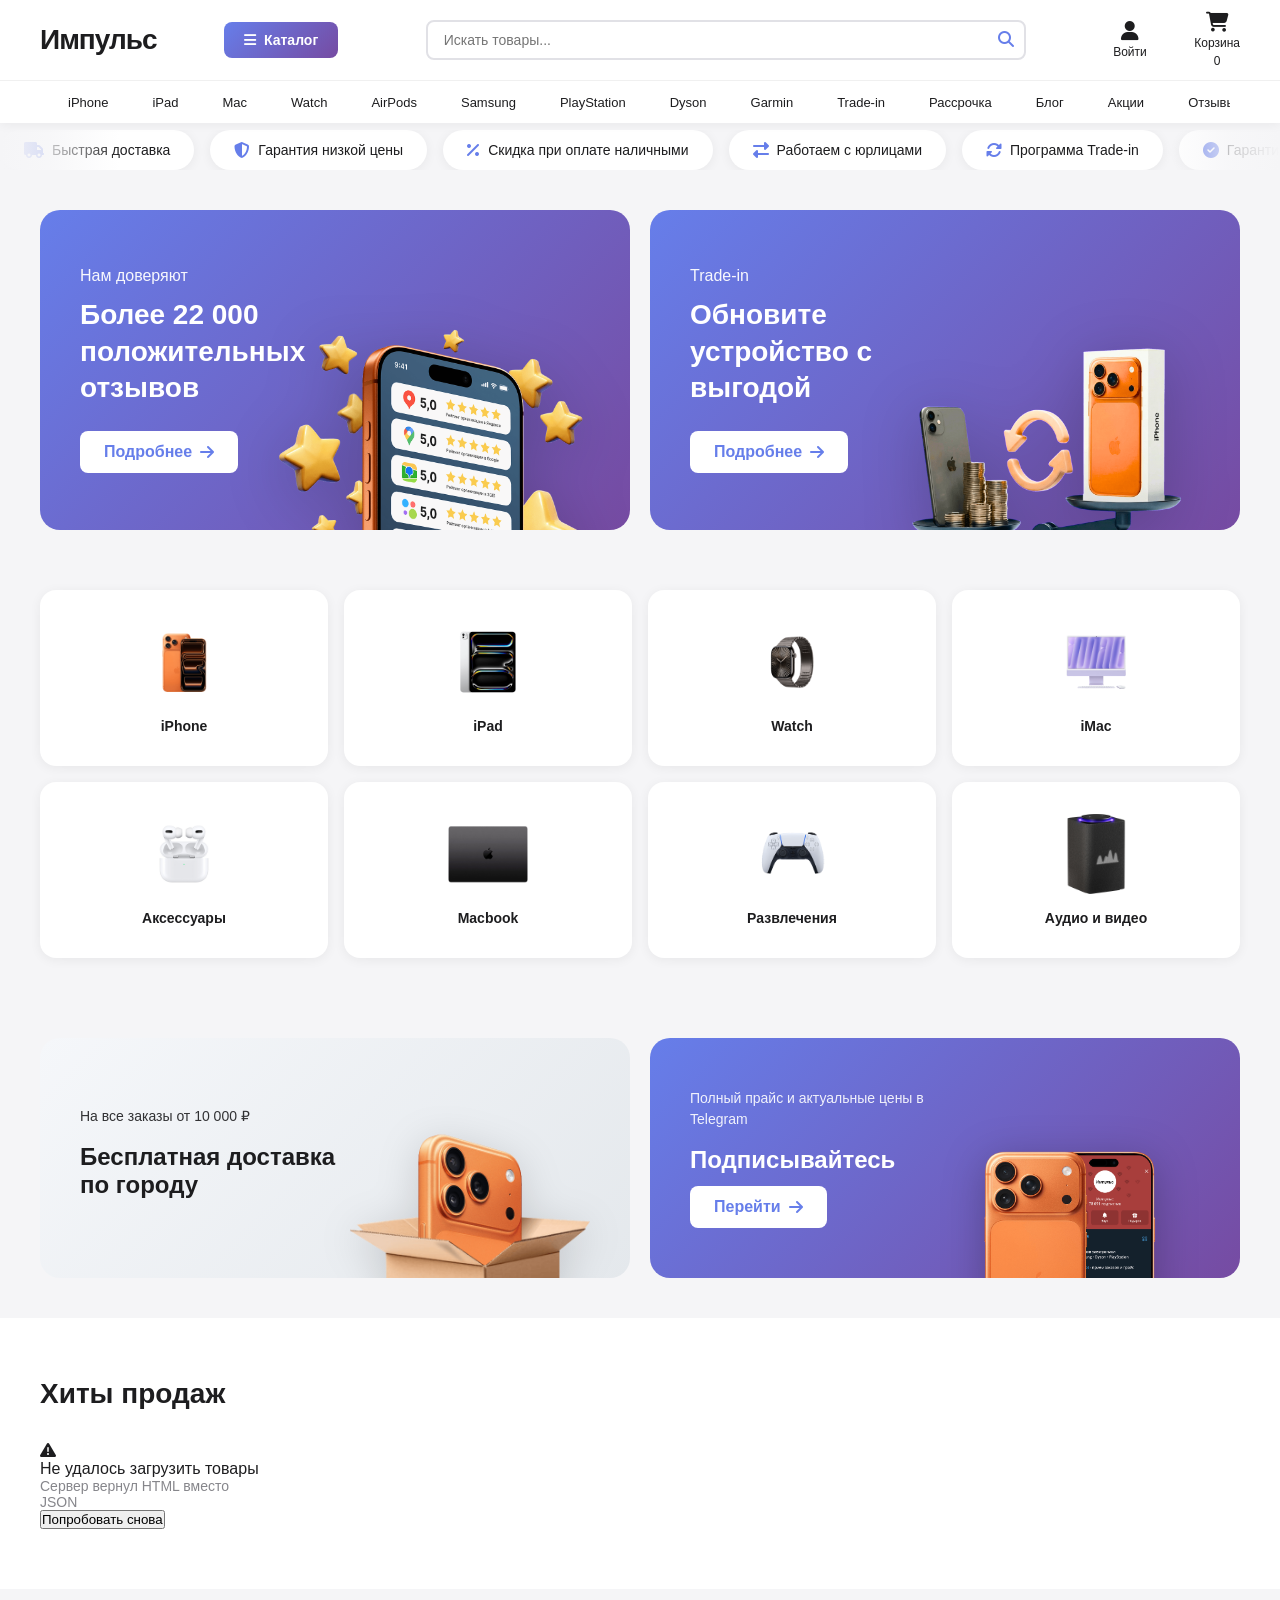
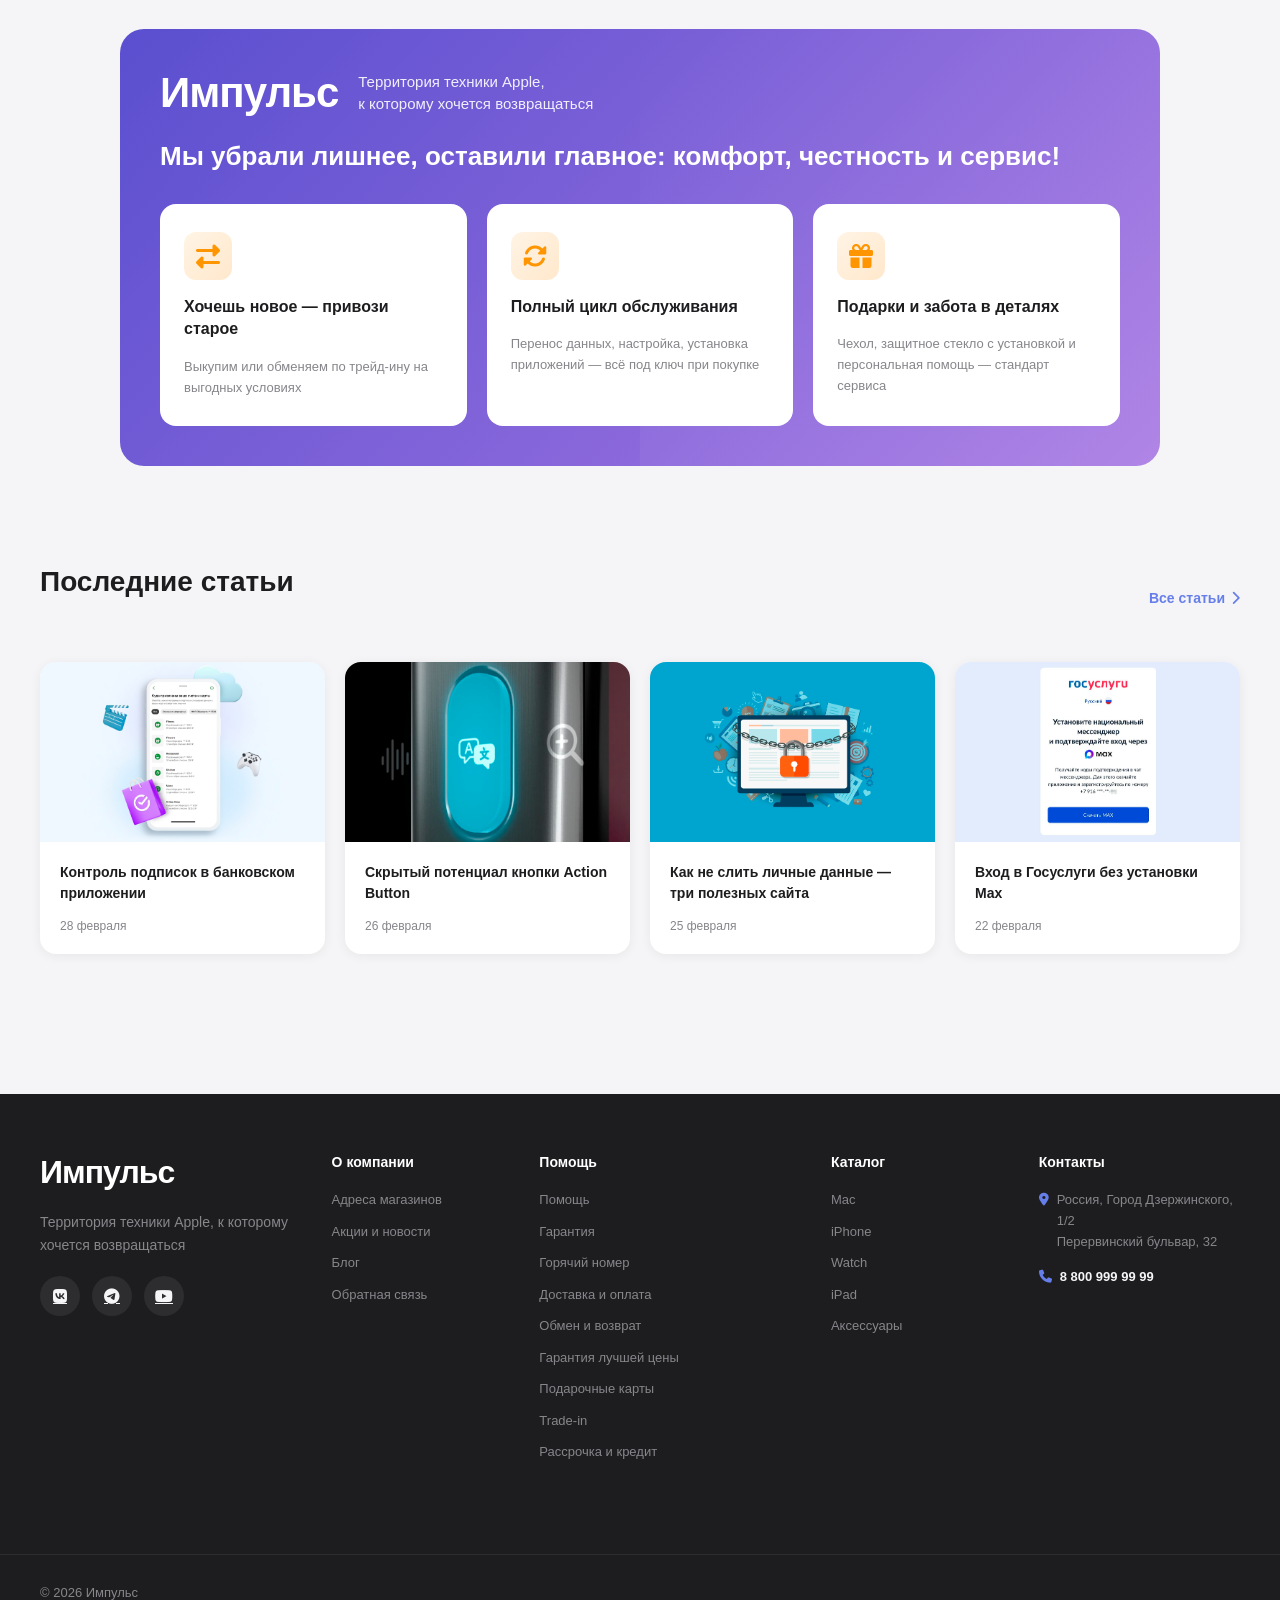
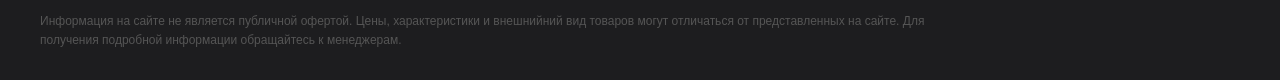
<file: index.html>
<!DOCTYPE html>
<html lang="ru">
<head>
    <meta charset="UTF-8">
    <meta name="viewport" content="width=device-width, initial-scale=1.0">
    <title>Импульс</title>
    <link rel="stylesheet" href="style.css">
    <link rel="stylesheet" href="https://cdnjs.cloudflare.com/ajax/libs/font-awesome/6.4.0/css/all.min.css">
</head>
<body>
    <header class="header">
        <div class="header-top">
            <a href="index.html" class="logo">Импульс</a>
            <button class="catalog-btn" id="catalogBtn">
                <i class="fas fa-bars"></i>
                Каталог
            </button>
<div class="search-bar">
    <input type="text" id="searchInput" placeholder="Искать товары...">
    <button class="search-btn" id="searchBtn"><i class="fas fa-search"></i></button>
</div>
    <a href="cabinet.html" class="header-action" id="userLink" style="display: none;">
        <i class="fas fa-user"></i>
        <span id="userName">Кабинет</span>
    </a>
    <a href="login.html" class="header-action" id="loginLink">
        <i class="fas fa-user"></i>
        <span>Войти</span>
    </a>
    <a href="cabinet.html" class="header-action" id="favoritesLink" style="display: none;">
        <i class="fas fa-heart"></i>
        <span>Избранное</span>
        <span class="badge" id="favBadge" style="display: none;">0</span>
    </a>
    <a href="cabinet.html" class="header-action" id="cartLink">
        <i class="fas fa-shopping-cart"></i>
        <span>Корзина</span>
        <span class="badge" id="cartBadge">0</span>
    </a>
            </div>
        </div>
        <nav class="nav">
            <ul class="nav-list">
                <li><a href="catalog.html">iPhone</a></li>
                <li><a href="catalog.html">iPad</a></li>
                <li><a href="catalog.html">Mac</a></li>
                <li><a href="catalog.html">Watch</a></li>
                <li><a href="catalog.html">AirPods</a></li>
                <li><a href="catalog.html">Samsung</a></li>
                <li><a href="catalog.html">PlayStation</a></li>
                <li><a href="catalog.html">Dyson</a></li>
                <li><a href="catalog.html">Garmin</a></li>
                <li><a href="404.html">Trade-in</a></li>
                <li><a href="404.html">Рассрочка</a></li>
                <li><a href="404.html">Блог</a></li>
                <li><a href="404.html">Акции</a></li>
                <li><a href="404.html">Отзывы</a></li>
                <li><a href="404.html">Контакты</a></li>
            </ul>
        </nav>

        <div class="catalog-dropdown" id="catalogDropdown">
    <div class="catalog-dropdown-content">
        <div class="catalog-title">Каталог</div>
        <ul class="catalog-list">
            <li><a href="catalog.html" class="catalog-link">Apple</a></li>
            <li><a href="catalog.html" class="catalog-link">Samsung</a></li>
            <li><a href="catalog.html" class="catalog-link">OnePlus</a></li>
            <li><a href="catalog.html" class="catalog-link">Dyson</a></li>
            <li><a href="catalog.html" class="catalog-link">DJI</a></li>
            <li><a href="catalog.html" class="catalog-link">Игровые консоли</a></li>
            <li><a href="catalog.html" class="catalog-link">Очки дополненной реальности</a></li>
            <li><a href="catalog.html" class="catalog-link">ТВ, аудио и видео</a></li>
        </ul>
    </div>
</div>
    </header>

<section class="features">
    <div class="features-wrapper">
        <div class="features-list">
            <div class="feature-item">
                <i class="fas fa-truck"></i>
                <span>Быстрая доставка</span>
            </div>
            <div class="feature-item">
                <i class="fas fa-shield-alt"></i>
                <span>Гарантия низкой цены</span>
            </div>
            <div class="feature-item">
                <i class="fas fa-percent"></i>
                <span>Скидка при оплате наличными</span>
            </div>
            <div class="feature-item">
                <i class="fas fa-exchange-alt"></i>
                <span>Работаем с юрлицами</span>
            </div>
            <div class="feature-item">
                <i class="fas fa-sync-alt"></i>
                <span>Программа Trade-in</span>
            </div>
            <div class="feature-item">
                <i class="fas fa-check-circle"></i>
                <span>Гарантия 1 год</span>
            </div>
            <div class="feature-item">
                <i class="fas fa-truck"></i>
                <span>Быстрая доставка</span>
            </div>
            <div class="feature-item">
                <i class="fas fa-shield-alt"></i>
                <span>Гарантия низкой цены</span>
            </div>
            <div class="feature-item">
                <i class="fas fa-percent"></i>
                <span>Скидка при оплате наличными</span>
            </div>
            <div class="feature-item">
                <i class="fas fa-exchange-alt"></i>
                <span>Работаем с юрлицами</span>
            </div>
            <div class="feature-item">
                <i class="fas fa-sync-alt"></i>
                <span>Программа Trade-in</span>
            </div>
            <div class="feature-item">
                <i class="fas fa-check-circle"></i>
                <span>Гарантия 1 год</span>
            </div>
        </div>
    </div>
</section>


   <section class="main-banners">
    <div class="banner">
        <div class="banner-content">
            <p>Нам доверяют</p>
            <h2>Более 22 000 положительных отзывов</h2>
            <a href="#" class="banner-btn">
                Подробнее
                <i class="fas fa-arrow-right"></i>
            </a>
        </div>
        <div class="banner-image">
            <img src="banner1.png" alt="Reviews">
        </div>
    </div>
    <div class="banner">
        <div class="banner-content">
            <p>Trade-in</p>
            <h2>Обновите устройство с выгодой</h2>
            <a href="#" class="banner-btn">
                Подробнее
                <i class="fas fa-arrow-right"></i>
            </a>
        </div>
        <div class="banner-image">
            <img src="banner2.png" alt="Trade-in">
        </div>
    </div>
</section>

    <section class="categories">
    <div class="categories-grid">
        <div class="category-card">
            <div class="category-icon">
                <img src="iPhone.png" alt="iPhone">
            </div>
            <div class="category-name">iPhone</div>
        </div>
        <div class="category-card">
            <div class="category-icon">
                <img src="iPad.png" alt="iPad">
            </div>
            <div class="category-name">iPad</div>
        </div>
        <div class="category-card">
            <div class="category-icon">
                <img src="Watch.png" alt="Watch">
            </div>
            <div class="category-name">Watch</div>
        </div>
        <div class="category-card">
            <div class="category-icon">
                <img src="iMac.png" alt="iMac">
            </div>
            <div class="category-name">iMac</div>
        </div>
        <div class="category-card">
            <div class="category-icon">
                <img src="Аксессуары.png" alt="Аксессуары">
            </div>
            <div class="category-name">Аксессуары</div>
        </div>
        <div class="category-card">
            <div class="category-icon">
                <img src="macbook.png" alt="Macbook">
            </div>
            <div class="category-name">Macbook</div>
        </div>
        <div class="category-card">
            <div class="category-icon">
                <img src="Развлечения.png" alt="Развлечения">
            </div>
            <div class="category-name">Развлечения</div>
        </div>
        <div class="category-card">
            <div class="category-icon">
                <img src="Аудио и видео.png" alt="Аудио и видео">
            </div>
            <div class="category-name">Аудио и видео</div>
        </div>
    </div>
</section>

<section class="bottom-banners">
    <div class="bottom-banner left">
        <div class="bottom-banner-content">
            <p>На все заказы от 10 000 ₽</p>
            <h3>Бесплатная доставка <br>по городу</h3>
        </div>
        <div class="banner-image-right">
            <img src="banner3.png" alt="Delivery">
        </div>
    </div>
    <div class="bottom-banner right">
        <div class="bottom-banner-content">
            <p>Полный прайс и актуальные цены в Telegram</p>
            <h3>Подписывайтесь</h3>
            <a href="#" class="banner-btn">
                Перейти
                <i class="fas fa-arrow-right"></i>
            </a>
        </div>
        <div class="banner-image-right">
            <img src="banner4.png" alt="Telegram">
        </div>
    </div>
</section>

<section class="bestsellers">
    <div class="container">
        <h2 class="section-title">Хиты продаж</h2>
        <div class="products-grid" id="productsGrid">
            <div class="loading-spinner">
                <i class="fas fa-spinner fa-spin"></i>
                <p>Загрузка товаров...</p>
            </div>
        </div>
    </div>
</section>

<section class="features-section">
    <div class="container">
        <div class="features-banner">
            <div class="features-header">
                <div class="features-top">
                    <div class="features-logo">Импульс</div>
                    <p class="features-subtitle">Территория техники Apple, <br>к которому хочется возвращаться</p>
                </div>
                <h2 class="features-title">Мы убрали лишнее, оставили главное: комфорт, честность и сервис!</h2>
            </div>
            <div class="features-cards-wrapper">
                <div class="features-cards">
                    <div class="feature-card">
                        <div class="feature-card-icon">
                            <i class="fas fa-exchange-alt"></i>
                        </div>
                        <h3>Хочешь новое — привози старое</h3>
                        <p>Выкупим или обменяем по трейд-ину на выгодных условиях</p>
                    </div>
                    <div class="feature-card">
                        <div class="feature-card-icon">
                            <i class="fas fa-sync-alt"></i>
                        </div>
                        <h3>Полный цикл обслуживания</h3>
                        <p>Перенос данных, настройка, установка приложений — всё под ключ при покупке</p>
                    </div>
                    <div class="feature-card">
                        <div class="feature-card-icon">
                            <i class="fas fa-gift"></i>
                        </div>
                        <h3>Подарки и забота в деталях</h3>
                        <p>Чехол, защитное стекло с установкой и персональная помощь — стандарт сервиса</p>
                    </div>
                </div>
            </div>
        </div>
    </div>
</section>

<section class="articles-section">
    <div class="container">
        <div class="section-header">
            <h2 class="section-title">Последние статьи</h2>
            <a href="#" class="all-articles">Все статьи <i class="fas fa-chevron-right"></i></a>
        </div>
        <div class="articles-grid">
            <article class="article-card">
                <div class="article-image">
                    <img src="kontrol.png" alt="Контроль подписок">
                </div>
                <div class="article-content">
                    <h3>Контроль подписок в банковском приложении</h3>
                    <span class="article-date">28 февраля</span>
                </div>
            </article>
            <article class="article-card">
                <div class="article-image">
                    <img src="actionbutton.png" alt="Action Button">
                </div>
                <div class="article-content">
                    <h3>Скрытый потенциал кнопки Action Button</h3>
                    <span class="article-date">26 февраля</span>
                </div>
            </article>
            <article class="article-card">
                <div class="article-image">
                    <img src="dannie.png" alt="Личные данные">
                </div>
                <div class="article-content">
                    <h3>Как не слить личные данные — три полезных сайта</h3>
                    <span class="article-date">25 февраля</span>
                </div>
            </article>
            <article class="article-card">
                <div class="article-image">
                    <img src="gosuslugi.png" alt="Госуслуги">
                </div>
                <div class="article-content">
                    <h3>Вход в Госуслуги без установки Max</h3>
                    <span class="article-date">22 февраля</span>
                </div>
            </article>
        </div>
    </div>
</section>

<footer class="footer">
    <div class="footer-top">
        <div class="container">
            <div class="footer-grid">
                <div class="footer-brand">
                    <div class="footer-logo">Импульс
                    </div>
                    <p class="footer-desc">Территория техники Apple, к которому хочется возвращаться</p>
                    <div class="footer-social">
                        <a href="#" class="social-link">
                            <i class="fab fa-vk"></i>
                        </a>
                        <a href="#" class="social-link">
                            <i class="fab fa-telegram"></i>
                        </a>
                        <a href="#" class="social-link">
                            <i class="fab fa-youtube"></i>
                        </a>
                    </div>
                </div>
                
                <div class="footer-column">
                    <h4 class="footer-title">О компании</h4>
                    <ul class="footer-links">
                        <li><a href="404.html">Адреса магазинов</a></li>
                        <li><a href="404.html">Акции и новости</a></li>
                        <li><a href="404.html">Блог</a></li>
                        <li><a href="404.html">Обратная связь</a></li>
                    </ul>
                </div>
                
                <div class="footer-column">
                    <h4 class="footer-title">Помощь</h4>
                    <ul class="footer-links">
                        <li><a href="404.html">Помощь</a></li>
                        <li><a href="404.html">Гарантия</a></li>
                        <li><a href="404.html">Горячий номер</a></li>
                        <li><a href="404.html">Доставка и оплата</a></li>
                        <li><a href="404.html">Обмен и возврат</a></li>
                        <li><a href="404.html">Гарантия лучшей цены</a></li>
                        <li><a href="404.html">Подарочные карты</a></li>
                        <li><a href="404.html">Trade-in</a></li>
                        <li><a href="404.html">Рассрочка и кредит</a></li>
                    </ul>
                </div>
                
                <div class="footer-column">
                    <h4 class="footer-title">Каталог</h4>
                    <ul class="footer-links">
                        <li><a href="catalpg.html">Mac</a></li>
                        <li><a href="catalog.html">iPhone</a></li>
                        <li><a href="catalog.html">Watch</a></li>
                        <li><a href="catalog.html">iPad</a></li>
                        <li><a href="catalog.html">Аксессуары</a></li>
                    </ul>
                </div>
                
                <div class="footer-column">
                    <h4 class="footer-title">Контакты</h4>
                    <div class="footer-contact">
                        <p class="contact-address">
                            <i class="fas fa-map-marker-alt"></i>
                            Россия, Город Дзержинского, 1/2<br>
                            Перервинский бульвар, 32
                        </p>
                        <p class="contact-phone">
                            <i class="fas fa-phone"></i>
                            <a href="tel:8800999999">8 800 999 99 99</a>
                        </p>
                    </div>
                </div>
            </div>
        </div>
    </div>
    
    <div class="footer-bottom">
        <div class="container">
            <div class="footer-bottom-content">
                <p class="copyright">© 2026 Импульс</p>
                <p class="footer-disclaimer">
                    Информация на сайте не является публичной офертой. Цены, характеристики и внешнийний вид товаров могут отличаться от представленных на сайте. 
                    Для получения подробной информации обращайтесь к менеджерам.
                </p>
            </div>
        </div>
    </div>
</footer>
<script>
  
        let userAuthState = { logged_in: false, user: null };
        let allProducts = [];

   
        async function checkUserAuth() {
            try {
                const response = await fetch('/api/auth.php?action=check');
                const text = await response.text();
                
                if (text.trim().startsWith('<')) {
                    console.error('Auth API вернул HTML вместо JSON!');
                    return;
                }
                
                const result = JSON.parse(text);
                userAuthState = { logged_in: result.logged_in, user: result.user };
                
                if (result.logged_in) {
                    document.getElementById('loginLink').style.display = 'none';
                    document.getElementById('userLink').style.display = 'flex';
                    document.getElementById('favoritesLink').style.display = 'flex';
                    document.getElementById('userName').textContent = result.user.username;
                    document.getElementById('userLink').href = 'cabinet.html';
                    document.getElementById('favoritesLink').href = 'cabinet.html';
                    loadCartCount();
                    loadFavCount();
                }
            } catch (error) {
                console.error('Auth error:', error);
            }
        }

      
        async function loadProducts(categoryFilter = '') {
            const grid = document.getElementById('productsGrid');
            if (!grid) { console.error(' productsGrid не найден!'); return; }
            
            grid.innerHTML = '<div class="loading-spinner"><i class="fas fa-spinner fa-spin"></i><p>Загрузка товаров...</p></div>';
            
            try {
                console.log('🔄 Запрос к /api/products.php...');
                const response = await fetch('/api/products.php');
                console.log('📡 Статус:', response.status);
                
                const text = await response.text();
                if (text.trim().startsWith('<') || text.trim().startsWith('<?')) {
                    throw new Error('Сервер вернул HTML вместо JSON');
                }
                if (!text.trim()) throw new Error('Пустой ответ от сервера');
                
                
                const data = JSON.parse(text);
                let products;
                
                if (Array.isArray(data)) {
                    products = data;
                } else if (data && Array.isArray(data.products)) {
                    products = data.products;
                    console.log('✅ Извлечено из data.products:', products.length);
                } else if (data && data.error) {
                    throw new Error('Ошибка API: ' + data.error);
                } else {
                    console.error(' Неизвестный формат ответа:', data);
                    throw new Error('Некорректный формат ответа от сервера');
                }
                
            
                if (categoryFilter && categoryFilter !== 'all') {
                    products = products.filter(p => {
                        const cat = (p.category || '').toLowerCase();
                        return cat === categoryFilter.toLowerCase() || cat.includes(categoryFilter.toLowerCase());
                    });
                    console.log('🔍 Отфильтровано по категории "' + categoryFilter + '":', products.length);
                }
                
                if (products.length === 0) {
                    grid.innerHTML = '<div class="empty-state"><i class="fas fa-box-open"></i><p>Товары не найдены</p></div>';
                    return;
                }
                
             
                    products = products.slice(0, 5);
                    console.log('📦 Показываем товаров (из ' + products.length + '):', Math.min(5, products.length));

                    if (products.length === 0) {
                        grid.innerHTML = '<div class="empty-state"><i class="fas fa-box-open"></i><p>Товары не найдены</p></div>';
                        return;
                    }
                
 
                grid.innerHTML = products.map(product => {
                    const price = typeof product.price === 'number' ? product.price : 0;
                    const oldPrice = product.old_price;
                    const name = product.name || 'Товар';
                    const image = product.image || '';
                    const rating = typeof product.rating === 'number' ? product.rating : 5;
                    const reviews = typeof product.reviews === 'number' ? product.reviews : 0;
                    const badge = product.badge;
                    const badgeText = product.badge_text;
                    const id = product.id;
                    
                    return `
                        <div class="product-card" data-id="${id}" onclick="goToProduct(${id}, event)" style="cursor:pointer;">
                            ${badge ? `<div class="product-badge ${badge === 'Хит' ? '' : badge}">${badgeText || badge}</div>` : ''}
                            <button class="product-favorite" onclick="toggleFavorite(${id}); event.stopPropagation();">
                                <i class="far fa-heart"></i>
                            </button>
                            <div class="product-image">
                                <img src="${image}" alt="${name}" loading="lazy" onerror="this.style.opacity='0.5'">
                            </div>
                            <div class="product-info">
                                <div class="product-price">
                                    <span class="price-current">${formatPrice(price)} ₽</span>
                                    ${oldPrice ? `<span class="price-old">${formatPrice(oldPrice)} ₽</span>` : ''}
                                </div>
                                <h3 class="product-name" title="${name}">${name}</h3>
                                <div class="product-rating">
                                    ${generateStars(rating)}
                                    <span class="rating-count">(${reviews})</span>
                                </div>
                                <button class="product-cart-btn" onclick="addToCart(${id}); event.stopPropagation();">
                                    <i class="fas fa-shopping-cart"></i> В корзину
                                </button>
                            </div>
                        </div>
                    `;
                }).join('');
                
                console.log(' Товары загружены:', products.length);
                
            } catch (error) {
                console.error(' Ошибка loadProducts:', error.message);
                grid.innerHTML = `
                    <div class="error-state">
                        <i class="fas fa-exclamation-triangle"></i>
                        <p>Не удалось загрузить товары</p>
                        <p style="font-size:0.875rem;color:#86868b">${error.message}</p>
                        <button class="btn-primary" onclick="loadProducts()">Попробовать снова</button>
                    </div>`;
            }
        }

        function filterByCategory(category) {
            console.log(' Фильтр по категории:', category);
            loadProducts(category);
        }

        function goToProduct(productId, event) {
            if (event && event.target.closest('button, a, .product-favorite, .product-cart-btn')) {
                return;
            }
            window.location.href = `product.html?id=${productId}`;
        }

        async function addToCart(productId) {
            if (!isLoggedIn()) {
                if (confirm('Для добавления в корзину необходимо войти. Перейти на страницу входа?')) {
                    window.location.href = 'login.html';
                }
                return;
            }
            const fd = new FormData();
            fd.append('product_id', productId);
            fd.append('quantity', 1);
            try {
                const r = await fetch('/api/cart.php?action=add', { method:'POST', body:fd });
                const text = await r.text();
                if (text.trim().startsWith('<')) throw new Error('HTML ответ');
                const res = JSON.parse(text);
                if (res.success) { loadCartCount(); showNotification(' В корзине!', 'success'); }
                else showNotification(' ' + (res.error||'Ошибка'), 'error');
            } catch(e) { showNotification(' Ошибка: ' + e.message, 'error'); }
        }

        async function toggleFavorite(productId) {
            if (!isLoggedIn()) {
                if (confirm('Для добавления в избранное необходимо войти. Перейти на страницу входа?')) {
                    window.location.href = 'login.html';
                }
                return;
            }
            try {
                const r = await fetch(`/api/favorites.php?action=check&product_id=${productId}`);
                const text = await r.text();
                if (text.trim().startsWith('<')) throw new Error('HTML ответ');
                const check = JSON.parse(text);
                
                if (check.in_favorites) {
                    await fetch(`/api/favorites.php?action=remove&product_id=${productId}`);
                    showNotification('Удалено из избранного', 'success');
                } else {
                    const fd = new FormData();
                    fd.append('product_id', productId);
                    await fetch('/api/favorites.php?action=add', { method:'POST', body:fd });
                    showNotification('Добавлено в избранное', 'success');
                }
                loadFavCount();
            } catch(e) { showNotification(' ' + e.message, 'error'); }
        }

        async function loadCartCount() {
            if (!isLoggedIn()) {
                const b = document.getElementById('cartBadge');
                if (b) { b.textContent = '0'; b.style.display = 'none'; }
                return;
            }
            try {
                const r = await fetch('/api/cart.php?action=get');
                const text = await r.text();
                if (text.trim().startsWith('<')) return;
                const res = JSON.parse(text);
                const b = document.getElementById('cartBadge');
                if (b && res.items) {
                    b.textContent = res.count;
                    b.style.display = res.count > 0 ? 'block' : 'none';
                }
            } catch(e) { console.error('Cart count error:', e); }
        }

        async function loadFavCount() {
            if (!isLoggedIn()) {
                const b = document.getElementById('favBadge');
                if (b) { b.textContent = '0'; b.style.display = 'none'; }
                return;
            }
            try {
                const r = await fetch('/api/favorites.php?action=get');
                const text = await r.text();
                if (text.trim().startsWith('<')) return;
                const res = JSON.parse(text);
                const b = document.getElementById('favBadge');
                if (b && res.items) {
                    b.textContent = res.count;
                    b.style.display = res.count > 0 ? 'block' : 'none';
                }
            } catch(e) { console.error('Fav count error:', e); }
        }


        function formatPrice(p) { return p.toLocaleString('ru-RU') + ' ₽'; }

        function generateStars(rating) {
            let s = '';
            for (let i = 1; i <= 5; i++) {
                if (i <= rating) s += '<i class="fas fa-star"></i>';
                else if (i - 0.5 <= rating) s += '<i class="fas fa-star-half-alt"></i>';
                else s += '<i class="far fa-star"></i>';
            }
            return s;
        }

        function isLoggedIn() { return userAuthState.logged_in; }

        function showNotification(msg, type = 'success') {
            const n = document.createElement('div');
            n.textContent = msg;
            n.style.cssText = `position:fixed;top:100px;right:20px;padding:1rem 2rem;border-radius:0.5rem;color:white;font-weight:600;z-index:10000;${type==='success'?'background:#28a745':'background:#dc3545'}`;
            document.body.appendChild(n);
            setTimeout(() => n.remove(), 3000);
        }


        const catalogBtn = document.getElementById('catalogBtn');
        const catalogDropdown = document.getElementById('catalogDropdown');
        if (catalogBtn && catalogDropdown) {
            catalogBtn.addEventListener('click', e => { e.stopPropagation(); catalogDropdown.classList.toggle('active'); });
            document.addEventListener('click', e => {
                if (!catalogDropdown.contains(e.target) && !catalogBtn.contains(e.target))
                    catalogDropdown.classList.remove('active');
            });
        }


        function setupSearch() {
            const input = document.getElementById('searchInput');
            const btn = document.getElementById('searchBtn');
            
            const doSearch = () => {
                const query = input.value.trim();
                if (query) {
                    window.location.href = `catalog.html?search=${encodeURIComponent(query)}`;
                }
            };
            
            btn?.addEventListener('click', doSearch);
            input?.addEventListener('keypress', (e) => { if (e.key === 'Enter') doSearch(); });
        }

        document.addEventListener('DOMContentLoaded', function() {
            console.log('🚀 Инициализация...');
            checkUserAuth();
            loadProducts();
            setupSearch();
        });
    </script>
</body>
</html>
</file>
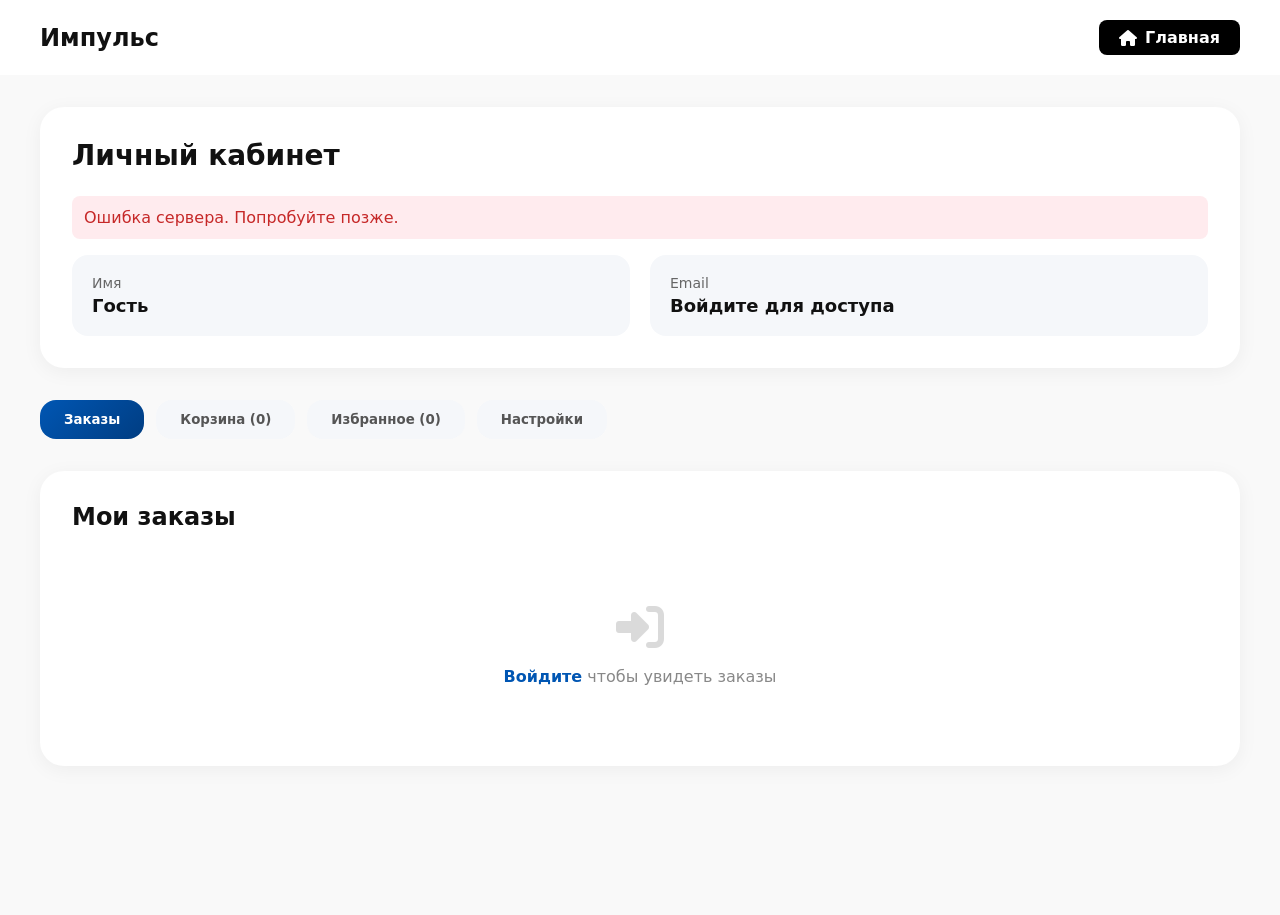
<file: cabinet.html>
<!DOCTYPE html>
<html lang="ru">
<head>
    <meta charset="UTF-8">
    <meta name="viewport" content="width=device-width, initial-scale=1.0">
    <title>Личный кабинет — Импульс</title>
    <link rel="stylesheet" href="https://cdnjs.cloudflare.com/ajax/libs/font-awesome/6.4.0/css/all.min.css">
    <style>
        * {
            margin: 0;
            padding: 0;
            box-sizing: border-box;
            font-family: 'Open Sans', system-ui, sans-serif;
        }

        body {
            background: #f9f9f9;
            color: #111;
            min-height: 100vh;
        }

        .cabinet-header-top {
            background: white;
            padding: 1.25rem 2.5rem;
            display: flex;
            align-items: center;
            justify-content: space-between;
            box-shadow: 0 2px 8px rgba(0,0,0,0.05);
        }

        .logo {
            font-size: 1.5rem;
            font-weight: 700;
            text-decoration: none;
            color: #111;
        }

        .home-btn {
            background: #000;
            color: #fff;
            border: none;
            padding: 0.5rem 1.25rem;
            border-radius: 0.5rem;
            font-weight: 600;
            cursor: pointer;
            text-decoration: none;
            display: inline-flex;
            align-items: center;
            gap: 0.5rem;
            transition: background 0.2s;
        }

        .home-btn:hover {
            background: #333;
        }


        .cabinet-page {
            min-height: calc(100vh - 60px);
            background: #f9f9f9;
            padding: 2rem;
        }

        .cabinet-container {
            max-width: 1200px;
            margin: 0 auto;
        }

        .profile-card {
            background: white;
            border-radius: 1.5rem;
            padding: 2rem;
            margin-bottom: 2rem;
            box-shadow: 0 4px 20px rgba(0,0,0,0.05);
        }

        .profile-title {
            font-size: 1.75rem;
            font-weight: 700;
            margin-bottom: 1.5rem;
            color: #111;
        }

        .user-info {
            display: grid;
            grid-template-columns: repeat(auto-fit, minmax(200px, 1fr));
            gap: 1.25rem;
        }

        .info-card {
            background: #f5f7fa;
            padding: 1.25rem;
            border-radius: 1rem;
        }

        .info-label {
            color: #666;
            font-size: 0.875rem;
            margin-bottom: 0.25rem;
        }

        .info-value {
            font-weight: 600;
            color: #111;
            font-size: 1.125rem;
        }


        .cabinet-tabs {
            display: flex;
            gap: 0.75rem;
            margin-bottom: 1.5rem;
            overflow-x: auto;
            padding-bottom: 0.5rem;
        }

        .cabinet-tab {
            padding: 0.75rem 1.5rem;
            background: #f5f7fa;
            border: none;
            border-radius: 1rem;
            cursor: pointer;
            font-weight: 600;
            color: #555;
            white-space: nowrap;
            transition: all 0.2s;
        }

        .cabinet-tab:hover {
            background: #eef2f7;
        }

        .cabinet-tab.active {
            background: linear-gradient(135deg, #0056b3, #003d82);
            color: white;
        }


        .cabinet-content {
            background: white;
            border-radius: 1.5rem;
            padding: 2rem;
            box-shadow: 0 4px 20px rgba(0,0,0,0.05);
        }

        .tab-content {
            display: none;
        }

        .tab-content.active {
            display: block;
        }

        .section-title {
            font-size: 1.5rem;
            font-weight: 700;
            margin-bottom: 1.5rem;
            color: #111;
        }


        .btn-primary {
            background: linear-gradient(135deg, #0056b3, #003d82);
            color: white;
            border: none;
            padding: 0.75rem 1.5rem;
            border-radius: 0.5rem;
            cursor: pointer;
            font-weight: 600;
            transition: opacity 0.2s;
        }

        .btn-primary:hover {
            opacity: 0.9;
        }

        .btn-danger {
            background: #e73c3c;
            color: white;
            border: none;
            padding: 0.75rem 1.5rem;
            border-radius: 0.5rem;
            cursor: pointer;
            font-weight: 600;
            transition: opacity 0.2s;
        }

        .btn-danger:hover {
            opacity: 0.9;
        }


        .empty-state {
            text-align: center;
            padding: 3rem 1rem;
            color: #888;
        }

        .empty-state i {
            font-size: 3rem;
            margin-bottom: 1rem;
            opacity: 0.3;
        }

        .empty-state a {
            color: #0056b3;
            text-decoration: none;
            font-weight: 600;
        }

        .empty-state a:hover {
            text-decoration: underline;
        }


        .loading {
            text-align: center;
            padding: 2rem;
            color: #888;
        }

        .loading i {
            font-size: 1.5rem;
            animation: spin 1s linear infinite;
        }

        @keyframes spin {
            to { transform: rotate(360deg); }
        }


        #checkoutModal {
            display: none;
            position: fixed;
            top: 0;
            left: 0;
            right: 0;
            bottom: 0;
            background: rgba(0,0,0,0.5);
            z-index: 1000;
            align-items: center;
            justify-content: center;
        }

        #checkoutModal.active {
            display: flex;
        }

        .modal-inner {
            background: white;
            border-radius: 1.5rem;
            padding: 2rem;
            max-width: 500px;
            width: 90%;
            max-height: 90vh;
            overflow-y: auto;
            box-shadow: 0 10px 40px rgba(0,0,0,0.2);
        }

        .modal-title {
            font-size: 1.5rem;
            font-weight: 700;
            margin-bottom: 1.5rem;
            text-align: center;
            color: #111;
        }

        .form-group {
            margin-bottom: 1.25rem;
        }

        .form-group label {
            display: block;
            margin-bottom: 0.5rem;
            font-weight: 600;
            color: #333;
        }

        .form-control {
            width: 100%;
            padding: 0.75rem;
            border: 1px solid #ddd;
            border-radius: 0.5rem;
            font-size: 1rem;
        }

        .form-control:focus {
            outline: none;
            border-color: #0056b3;
            box-shadow: 0 0 0 2px rgba(0,86,179,0.1);
        }

        .pickup-info {
            background: #f5f7fa;
            padding: 1rem;
            border-radius: 0.75rem;
            margin-bottom: 1.5rem;
            font-size: 0.875rem;
            color: #666;
        }

        .pickup-info strong {
            color: #111;
        }

        .modal-actions {
            display: flex;
            gap: 1rem;
            justify-content: flex-end;
            margin-top: 1rem;
        }

        .modal-btn {
            padding: 0.75rem 1.5rem;
            border-radius: 0.5rem;
            border: none;
            font-weight: 600;
            cursor: pointer;
        }

        .modal-btn.cancel {
            background: #888;
            color: white;
        }

        .modal-btn.submit {
            background: linear-gradient(135deg, #0056b3, #003d82);
            color: white;
        }

        .modal-btn:hover {
            opacity: 0.9;
        }


        @media (max-width: 768px) {
            .cabinet-page {
                padding: 1.25rem;
            }

            .cabinet-header-top {
                padding: 1rem 1.25rem;
            }

            .profile-card,
            .cabinet-content {
                padding: 1.5rem;
            }

            .profile-title,
            .section-title {
                font-size: 1.25rem;
            }

            .user-info {
                grid-template-columns: 1fr;
            }

            .cabinet-tabs {
                gap: 0.5rem;
            }

            .cabinet-tab {
                padding: 0.625rem 1rem;
                font-size: 0.875rem;
            }

            .modal-inner {
                padding: 1.5rem;
            }
        }
    </style>
</head>
<body>
    <header class="cabinet-header-top">
        <a href="index.html" class="logo">Импульс</a>
        <a href="index.html" class="home-btn">
            <i class="fas fa-home"></i>
            Главная
        </a>
    </header>

    <div class="cabinet-page">
        <div class="cabinet-container">
            <div class="profile-card">
                <h1 class="profile-title">Личный кабинет</h1>
                <div id="apiError" style="display:none; background:#ffebee; color:#c62828; padding:0.75rem; border-radius:0.5rem; margin-bottom:1rem;"></div>
                <div class="user-info">
                    <div class="info-card">
                        <div class="info-label">Имя</div>
                        <div class="info-value" id="userUsername">Загрузка...</div>
                    </div>
                    <div class="info-card">
                        <div class="info-label">Email</div>
                        <div class="info-value" id="userEmail">Загрузка...</div>
                    </div>
                </div>
            </div>
            
            <div class="cabinet-tabs">
                <button class="cabinet-tab active" data-tab="orders">Заказы</button>
                <button class="cabinet-tab" data-tab="cart">Корзина <span id="cartCount">(0)</span></button>
                <button class="cabinet-tab" data-tab="favorites">Избранное <span id="favCount">(0)</span></button>
                <button class="cabinet-tab" data-tab="settings">Настройки</button>
            </div>
            
            <div class="cabinet-content">
                <div class="tab-content active" id="orders">
                    <h2 class="section-title">Мои заказы</h2>
                    <div id="ordersList"><div class="loading"><i class="fas fa-spinner"></i> Загрузка...</div></div>
                </div>
                
                <div class="tab-content" id="cart">
                    <h2 class="section-title">Корзина</h2>
                    <div id="cartList"><div class="loading"><i class="fas fa-spinner"></i> Загрузка...</div></div>
                    <div id="cartTotal" style="display: none; margin-top: 1.5rem; padding: 1rem; background: #f5f7fa; border-radius: 0.75rem; font-weight: 600; font-size: 1.25rem; display: flex; justify-content: space-between;">
                        <span>Итого:</span>
                        <span id="cartTotalAmount">0 ₽</span>
                    </div>
                    <button class="btn-primary" id="checkoutBtn" style="display: none; margin-top: 1.5rem; width: 100%;">Оформить заказ</button>
                </div>
                
                <div class="tab-content" id="favorites">
                    <h2 class="section-title">Избранное</h2>
                    <div id="favoritesList"><div class="loading"><i class="fas fa-spinner"></i> Загрузка...</div></div>
                </div>
                
                <div class="tab-content" id="settings">
                    <h2 class="section-title">Настройки</h2>
                    <button class="btn-danger" onclick="logout()">Выйти из аккаунта</button>
                </div>
            </div>
        </div>
    </div>

    <div id="checkoutModal">
        <div class="modal-inner">
            <h2 class="modal-title">Оформление заказа</h2>
            
            <form id="checkoutForm">
                <div class="form-group">
                    <label for="customer_name">Ваше имя *</label>
                    <input type="text" id="customer_name" name="customer_name" required class="form-control">
                </div>
                
                <div class="form-group">
                    <label for="customer_phone">Телефон *</label>
                    <input type="tel" id="customer_phone" name="customer_phone" required placeholder="+7 (___) ___-__-__" class="form-control">
                </div>
                
                <div class="form-group">
                    <label for="pickup_date">Дата получения</label>
                    <input type="datetime-local" id="pickup_date" name="pickup_date" class="form-control">
                </div>
                
                <div class="form-group">
                    <label for="payment_method">Способ оплаты</label>
                    <select id="payment_method" name="payment_method" class="form-control">
                        <option value="cash">Наличными при получении</option>
                        <option value="card">Картой при получении</option>
                    </select>
                </div>
                
                <div class="form-group">
                    <label for="comment">Комментарий</label>
                    <textarea id="comment" name="comment" rows="3" class="form-control"></textarea>
                </div>
                
                <div class="pickup-info">
                    <p><i class="fas fa-map-marker-alt"></i> <strong>Самовывоз:</strong> Россия, Город Дзержинского, 1/2, Перервинский бульвар, 32</p>
                    <p><i class="fas fa-clock"></i> <strong>Часы работы:</strong> Пн-Вс 10:00–22:00</p>
                </div>
                
                <div class="modal-actions">
                    <button type="button" class="modal-btn cancel" onclick="closeCheckoutModal()">Отмена</button>
                    <button type="submit" class="modal-btn submit">Подтвердить заказ</button>
                </div>
            </form>
        </div>
    </div>

    <script>
        let authChecked = false;
        let currentUser = null;

        async function checkAuth() {
            const errorBox = document.getElementById('apiError');
            try {
                const response = await fetch('/api/auth.php?action=check');
                const text = await response.text();
                if (text.trim().startsWith('<') || text.trim().startsWith('<?')) {
                    console.error('API вернул HTML вместо JSON');
                    showError('Ошибка сервера. Попробуйте позже.');
                    showGuestMode();
                    return;
                }
                const result = JSON.parse(text);
                if (result.logged_in && result.user) {
                    currentUser = result.user;
                    authChecked = true;
                    document.getElementById('userUsername').textContent = result.user.username;
                    document.getElementById('userEmail').textContent = result.user.email;
                    loadCart();
                    loadFavorites();
                    loadOrders();
                } else {
                    showGuestMode();
                }
            } catch (error) {
                console.error('Auth error:', error);
                showError('Не удалось подключиться к серверу');
                showGuestMode();
            }
        }
        
        function showError(message) {
            const errorBox = document.getElementById('apiError');
            errorBox.textContent = message;
            errorBox.style.display = 'block';
        }
        
        function showGuestMode() {
            document.getElementById('userUsername').textContent = 'Гость';
            document.getElementById('userEmail').textContent = 'Войдите для доступа';
            document.getElementById('cartList').innerHTML = '<div class="empty-state"><i class="fas fa-sign-in-alt"></i><p><a href="login.html" style="color:#0056b3">Войдите</a> чтобы увидеть корзину</p></div>';
            document.getElementById('favoritesList').innerHTML = '<div class="empty-state"><i class="fas fa-sign-in-alt"></i><p><a href="login.html" style="color:#0056b3">Войдите</a> чтобы увидеть избранное</p></div>';
            document.getElementById('ordersList').innerHTML = '<div class="empty-state"><i class="fas fa-sign-in-alt"></i><p><a href="login.html" style="color:#0056b3">Войдите</a> чтобы увидеть заказы</p></div>';
            document.getElementById('cartCount').textContent = '(0)';
            document.getElementById('favCount').textContent = '(0)';
        }
        
        document.querySelectorAll('.cabinet-tab').forEach(tab => {
            tab.addEventListener('click', function() {
                if (!authChecked || !currentUser) {
                    if (confirm('Для просмотра этой информации необходимо войти. Перейти на страницу входа?')) {
                        window.location.href = 'login.html';
                    }
                    return;
                }
                document.querySelectorAll('.cabinet-tab').forEach(t => t.classList.remove('active'));
                document.querySelectorAll('.tab-content').forEach(c => c.classList.remove('active'));
                this.classList.add('active');
                document.getElementById(this.dataset.tab).classList.add('active');
            });
        });
        
        async function loadCart() {
            if (!authChecked || !currentUser) return;
            try {
                const response = await fetch('/api/cart.php?action=get');
                const text = await response.text();
                if (text.trim().startsWith('<')) {
                    console.error('Cart API вернул HTML');
                    return;
                }
                const result = JSON.parse(text);
                document.getElementById('cartCount').textContent = '(' + (result.count || 0) + ')';
                const cartList = document.getElementById('cartList');
                const cartTotal = document.getElementById('cartTotal');
                const checkoutBtn = document.getElementById('checkoutBtn');
                if (result.items && result.items.length > 0) {
                    let total = 0;
                    cartList.innerHTML = result.items.map(item => {
                        const subtotal = item.price * item.quantity;
                        total += subtotal;
                        return '<div style="display:flex;justify-content:space-between;padding:1rem;border-bottom:1px solid #eee;align-items:center">' +
                            '<div><strong>' + escapeHtml(item.name) + '</strong><br><small>' + item.quantity + ' шт. × ' + item.price + ' ₽</small></div>' +
                            '<button class="btn-danger" style="padding:0.5rem 1rem;font-size:0.875rem;" onclick="removeFromCart(' + item.id + ')">Удалить</button>' +
                            '</div>';
                    }).join('');
                    document.getElementById('cartTotalAmount').textContent = total.toLocaleString('ru-RU') + ' ₽';
                    cartTotal.style.display = 'flex';
                    checkoutBtn.style.display = 'block';
                } else {
                    cartList.innerHTML = '<div class="empty-state"><i class="fas fa-shopping-cart"></i><p>Корзина пуста</p><a href="index.html" class="btn-primary" style="display:inline-block;margin-top:1rem;background:linear-gradient(135deg, #0056b3, #003d82);border:none;padding:0.75rem 1.5rem;border-radius:0.5rem;color:white;text-decoration:none;">Перейти к покупкам</a></div>';
                    cartTotal.style.display = 'none';
                    checkoutBtn.style.display = 'none';
                }
            } catch (e) { 
                console.error('Cart error:', e); 
            }
        }
        
        async function loadFavorites() {
            if (!authChecked || !currentUser) return;
            try {
                const response = await fetch('/api/favorites.php?action=get');
                const text = await response.text();
                if (text.trim().startsWith('<')) return;
                const result = JSON.parse(text);
                document.getElementById('favCount').textContent = '(' + (result.count || 0) + ')';
                const favList = document.getElementById('favoritesList');
                if (result.items && result.items.length > 0) {
                    favList.innerHTML = result.items.map(item => 
                        '<div style="display:flex;justify-content:space-between;padding:1rem;border-bottom:1px solid #eee;align-items:center">' +
                        '<div><strong>' + escapeHtml(item.name) + '</strong><br><small>' + item.price + ' ₽</small></div>' +
                        '<button class="btn-primary" style="padding:0.5rem 1rem;font-size:0.875rem;" onclick="addToCartFromFav(' + item.product_id + ')">В корзину</button>' +
                        '</div>'
                    ).join('');
                } else {
                    favList.innerHTML = '<div class="empty-state"><i class="fas fa-heart"></i><p>Избранное пусто</p><a href="index.html" class="btn-primary" style="display:inline-block;margin-top:1rem;background:linear-gradient(135deg, #0056b3, #003d82);border:none;padding:0.75rem 1.5rem;border-radius:0.5rem;color:white;text-decoration:none;">Перейти к покупкам</a></div>';
                }
            } catch (e) { 
                console.error('Favorites error:', e); 
            }
        }
        
        async function loadOrders() {
            if (!authChecked || !currentUser) return;
            try {
                const response = await fetch('/api/orders.php?action=user');
                const text = await response.text();
                if (text.trim().startsWith('<')) return;
                const result = JSON.parse(text);
                const ordersList = document.getElementById('ordersList');
                if (result.orders && result.orders.length > 0) {
                    ordersList.innerHTML = result.orders.map(order => 
                        '<div style="display:flex;justify-content:space-between;padding:1rem;border-bottom:1px solid #eee;align-items:center">' +
                        '<div><strong>Заказ #' + order.id + '</strong><br><small>' + new Date(order.created_at).toLocaleDateString('ru-RU') + '</small></div>' +
                        '<div style="text-align:right"><strong>' + order.total_price + ' ₽</strong><br><small>' + getStatusText(order.status) + '</small></div>' +
                        '</div>'
                    ).join('');
                } else {
                    ordersList.innerHTML = '<div class="empty-state"><i class="fas fa-box"></i><p>У вас пока нет заказов</p><a href="index.html" class="btn-primary" style="display:inline-block;margin-top:1rem;background:linear-gradient(135deg, #0056b3, #003d82);border:none;padding:0.75rem 1.5rem;border-radius:0.5rem;color:white;text-decoration:none;">Перейти к покупкам</a></div>';
                }
            } catch (e) { 
                console.error('Orders error:', e); 
            }
        }
        
        function escapeHtml(text) {
            const div = document.createElement('div');
            div.textContent = text;
            return div.innerHTML;
        }
        
        function getStatusText(status) {
            const statuses = {
                'new': 'Новый',
                'processing': 'В обработке',
                'shipped': 'Отправлен',
                'delivered': 'Доставлен',
                'cancelled': 'Отменён'
            };
            return statuses[status] || status;
        }
        
        async function removeFromCart(cartId) {
            if (!confirm('Удалить товар из корзины?')) return;
            await fetch('/api/cart.php?action=remove&cart_id=' + cartId);
            loadCart();
        }
        
        async function addToCartFromFav(productId) {
            const formData = new FormData();
            formData.append('product_id', productId);
            formData.append('quantity', 1);
            await fetch('/api/cart.php?action=add', { method: 'POST', body: formData });
            loadCart();
            loadFavorites();
        }
        
        async function logout() {
            await fetch('/api/auth.php?action=logout');
            window.location.href = 'index.html';
        }
        
        function openCheckoutModal() {
            document.getElementById('checkoutModal').classList.add('active');
            document.body.style.overflow = 'hidden';
        }
        
        function closeCheckoutModal() {
            document.getElementById('checkoutModal').classList.remove('active');
            document.body.style.overflow = '';
        }
        
        document.getElementById('checkoutBtn')?.addEventListener('click', openCheckoutModal);
        document.getElementById('checkoutModal')?.addEventListener('click', function(e) {
            if (e.target === this) closeCheckoutModal();
        });
        document.addEventListener('keydown', function(e) {
            if (e.key === 'Escape') closeCheckoutModal();
        });
        
        document.getElementById('checkoutForm')?.addEventListener('submit', async function(e) {
            e.preventDefault();
            const submitBtn = this.querySelector('.modal-btn.submit');
            const originalText = submitBtn.textContent;
            submitBtn.disabled = true;
            submitBtn.textContent = 'Оформление...';
            const formData = new FormData(this);
            try {
                const response = await fetch('/api/orders.php?action=create', {
                    method: 'POST',
                    body: formData
                });
                const text = await response.text();
                if (text.trim().startsWith('<')) {
                    throw new Error('Сервер вернул некорректный ответ');
                }
                const result = JSON.parse(text);
                if (result.success) {
                    alert('✅ ' + result.message + '\n\nНомер заказа: #' + result.order_id + '\nСумма: ' + result.total + ' ₽');
                    closeCheckoutModal();
                    this.reset();
                    loadCart();
                    loadOrders();
                } else {
                    alert('❌ Ошибка: ' + (result.error || 'Не удалось оформить заказ'));
                }
            } catch (error) {
                console.error('Checkout error:', error);
                alert('❌ Ошибка соединения. Попробуйте позже.');
            } finally {
                submitBtn.disabled = false;
                submitBtn.textContent = originalText;
            }
        });
        
        document.addEventListener('DOMContentLoaded', function() {
            checkAuth();
        });
    </script>
</body>
</html>
</file>
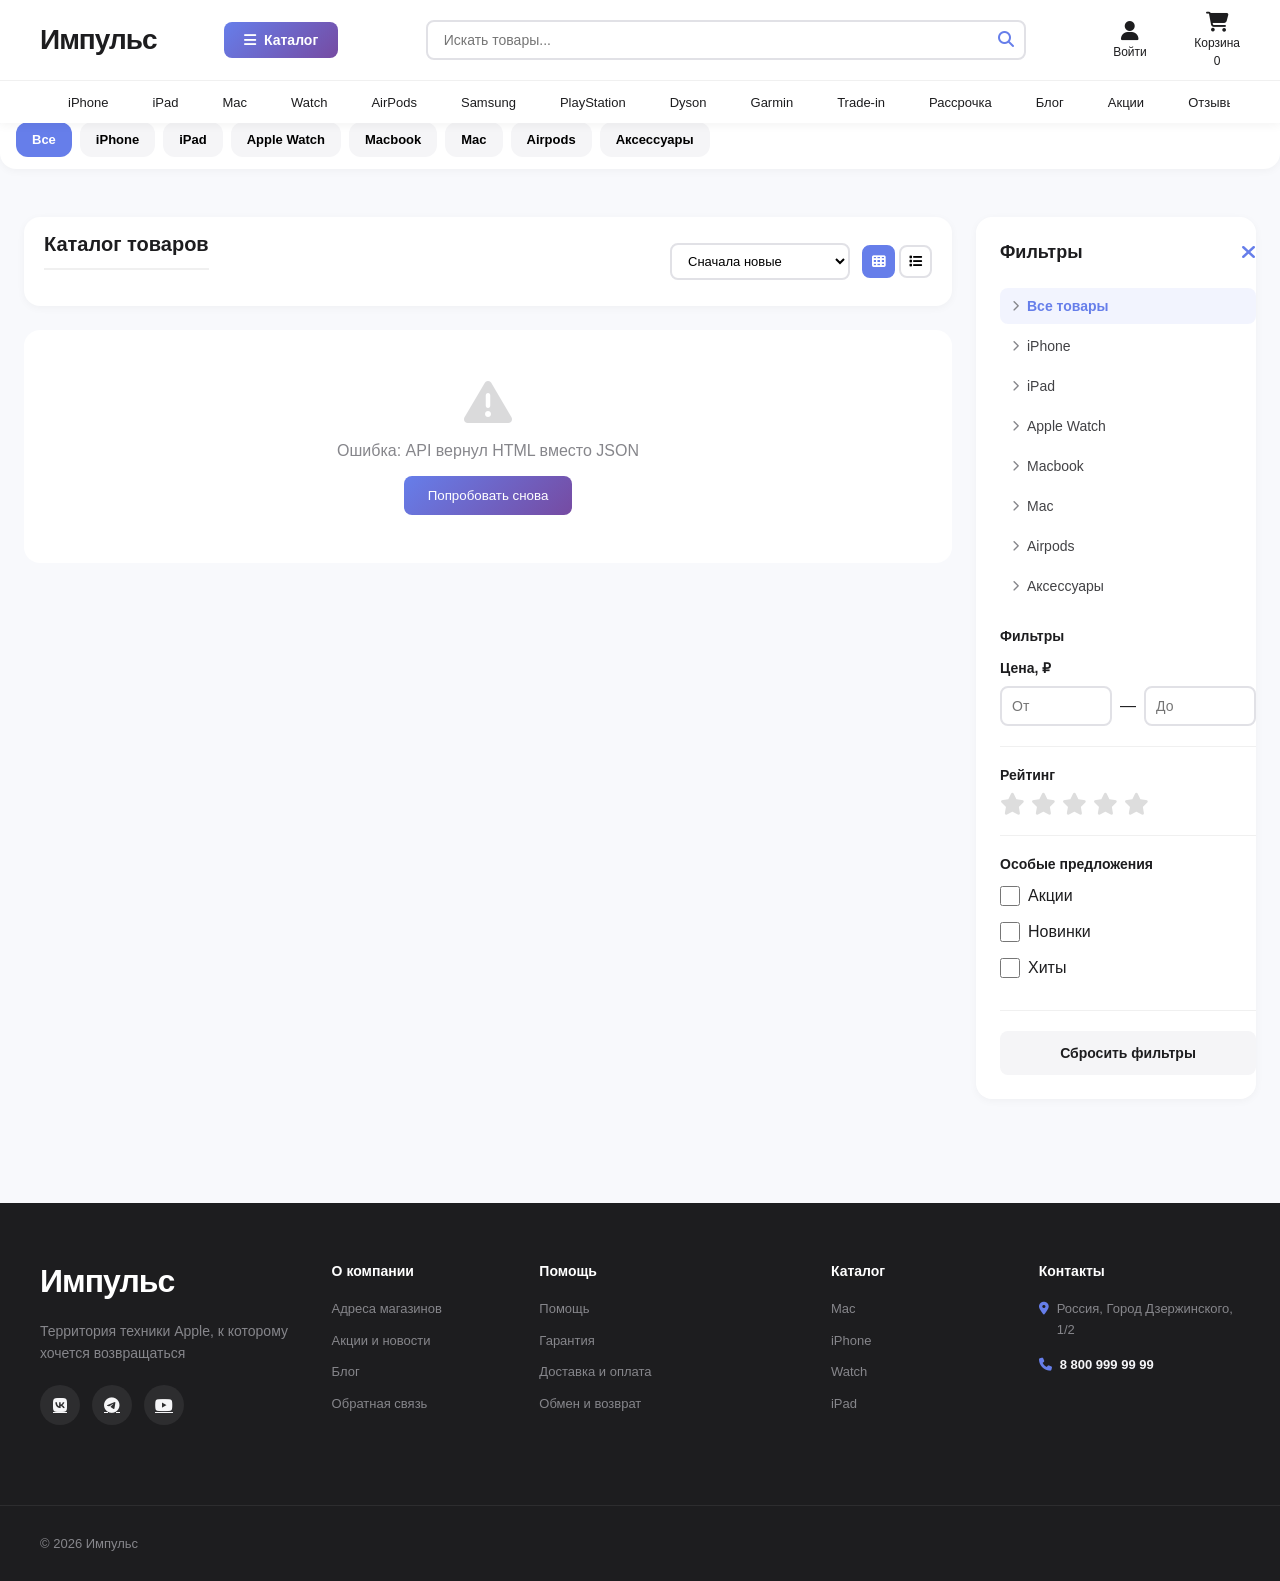
<file: catalog.html>
<!DOCTYPE html>
<html lang="ru">
<head>
<meta charset="UTF-8">
<meta name="viewport" content="width=device-width, initial-scale=1.0">
<title>Каталог - Импульс</title>
<link rel="stylesheet" href="style.css">
<link rel="stylesheet" href="https://cdnjs.cloudflare.com/ajax/libs/font-awesome/6.4.0/css/all.min.css">
<style>
* { 
    margin: 0; 
    padding: 0; 
    box-sizing: border-box; 
    -webkit-tap-highlight-color: transparent;
}

body { 
    font-family: -apple-system, BlinkMacSystemFont, 'Segoe UI', Roboto, sans-serif; 
    background: #f8f9fc; 
    color: #1d1d1f; 
    padding-top: 110px;
    -webkit-text-size-adjust: 100%;
}

.catalog-page { 
    min-height: calc(100vh - 200px); 
}

.catalog-container {
    max-width: 1600px;
    margin: 0 auto;
    padding: 1.5rem;
    display: grid;
    grid-template-columns: 1fr 280px;
    gap: 1.5rem;
}

.category-tabs {
    background: white;
    padding: 0.75rem 1rem;
    border-radius: 1rem;
    margin-bottom: 1.5rem;
    display: flex;
    gap: 0.5rem;
    overflow-x: auto;
    box-shadow: 0 2px 8px rgba(0,0,0,0.04);
    -webkit-overflow-scrolling: touch;
    scrollbar-width: none;
}

.category-tabs::-webkit-scrollbar { 
    display: none; 
}

.category-tab {
    padding: 0.625rem 1rem;
    background: #f5f5f7;
    border: none;
    border-radius: 0.75rem;
    cursor: pointer;
    font-weight: 600;
    font-size: 0.8125rem;
    white-space: nowrap;
    transition: all 0.2s;
    flex-shrink: 0;
}

.category-tab:active { 
    transform: scale(0.95); 
}

.category-tab.active { 
    background: #667eea; 
    color: white; 
}

main { 
    min-width: 0; 
}

.filters-panel {
    background: white;
    border-radius: 1rem;
    padding: 1.5rem;
    box-shadow: 0 2px 8px rgba(0,0,0,0.04);
    height: fit-content;
    position: sticky;
    top: 130px;
}

.category-tree { 
    list-style: none; 
}

.category-tree li { 
    margin-bottom: 0.25rem; 
}

.category-tree a {
    display: flex;
    align-items: center;
    gap: 0.5rem;
    padding: 0.625rem 0.75rem;
    color: #424245;
    text-decoration: none;
    border-radius: 0.5rem;
    font-size: 0.875rem;
    transition: all 0.2s;
    -webkit-tap-highlight-color: transparent;
}

.category-tree a:active { 
    background: #f5f5f7; 
}

.category-tree a:hover { 
    background: #f5f5f7; 
    color: #667eea; 
}

.category-tree a.active { 
    background: #667eea15; 
    color: #667eea; 
    font-weight: 600; 
}

.category-tree i { 
    font-size: 0.6875rem; 
    color: #86868b; 
}

.filter-group { 
    margin-bottom: 1.25rem; 
    padding-bottom: 1.25rem; 
    border-bottom: 1px solid #f0f0f0; 
}

.filter-group:last-child { 
    border-bottom: none; 
    margin-bottom: 0; 
    padding-bottom: 0; 
}

.filter-label { 
    font-weight: 600; 
    margin-bottom: 0.625rem; 
    display: block; 
    color: #1d1d1f; 
    font-size: 0.875rem; 
}

.filter-checkbox { 
    display: flex; 
    align-items: center; 
    gap: 0.5rem; 
    margin-bottom: 0.5rem; 
    cursor: pointer;
    padding: 0.25rem 0;
}

.filter-checkbox input { 
    width: 20px; 
    height: 20px; 
    cursor: pointer;
    accent-color: #667eea;
}

.price-range { 
    display: flex; 
    gap: 0.5rem; 
    align-items: center; 
}

.price-range input { 
    width: 100%; 
    padding: 0.625rem; 
    border: 2px solid #e1e1e6; 
    border-radius: 0.5rem; 
    font-size: 0.875rem;
    -webkit-appearance: none;
}

.price-range input:focus { 
    outline: none; 
    border-color: #667eea;
}

.rating-filter { 
    display: flex; 
    gap: 0.375rem; 
}

.rating-filter i { 
    color: #ddd; 
    cursor: pointer; 
    transition: color 0.2s; 
    font-size: 1.375rem;
    -webkit-tap-highlight-color: transparent;
}

.rating-filter i:active { 
    transform: scale(0.9); 
}

.rating-filter i.active, 
.rating-filter i:hover { 
    color: #ffc107; 
}

.reset-filters { 
    width: 100%; 
    padding: 0.875rem; 
    background: #f5f5f7; 
    border: none; 
    border-radius: 0.5rem; 
    cursor: pointer; 
    font-weight: 600; 
    color: #1d1d1f; 
    transition: background 0.2s;
    font-size: 0.875rem;
}

.reset-filters:active { 
    background: #e1e1e6; 
}

.catalog-header {
    background: white;
    border-radius: 1rem;
    padding: 1rem 1.25rem;
    box-shadow: 0 2px 8px rgba(0,0,0,0.04);
    margin-bottom: 1.5rem;
    display: flex;
    justify-content: space-between;
    align-items: center;
    flex-wrap: wrap;
    gap: 1rem;
}

.catalog-title { 
    font-size: 1.25rem; 
    font-weight: 700; 
    color: #1d1d1f; 
}

.catalog-controls { 
    display: flex; 
    gap: 0.75rem; 
    align-items: center; 
    flex-wrap: wrap; 
}

.sort-select { 
    padding: 0.5rem 0.75rem; 
    border: 2px solid #e1e1e6; 
    border-radius: 0.5rem; 
    background: white; 
    font-size: 0.8125rem; 
    cursor: pointer;
    max-width: 180px;
}

.view-toggle { 
    display: flex; 
    gap: 0.25rem; 
}

.view-btn { 
    padding: 0.5rem; 
    border: 2px solid #e1e1e6; 
    border-radius: 0.5rem; 
    background: white; 
    cursor: pointer; 
    transition: all 0.2s;
    display: flex;
    align-items: center;
    justify-content: center;
}

.view-btn:active { 
    transform: scale(0.95); 
}

.view-btn.active { 
    border-color: #667eea; 
    background: #667eea; 
    color: white; 
}

.products-grid {
    display: grid;
    grid-template-columns: repeat(3, 1fr);  
    gap: 1.5rem;
}

.products-grid.list-view { 
    grid-template-columns: 1fr; 
}

.product-card {
    background: white;
    border-radius: 1rem;
    overflow: hidden;
    box-shadow: 0 2px 8px rgba(0,0,0,0.04);
    transition: all 0.3s;
    display: flex;
    flex-direction: column;
    cursor: pointer;
    position: relative;
}

.product-card:active { 
    transform: scale(0.98); 
}

.product-card:hover {
    transform: translateY(-4px);
    box-shadow: 0 8px 24px rgba(0,0,0,0.12);
}

.products-grid.list-view .product-card { 
    flex-direction: row; 
}

.product-badge-container {
    position: absolute;
    top: 0.75rem;
    left: 0.75rem;
    display: flex;
    flex-direction: column;
    gap: 0.25rem;
    z-index: 2;
}

.product-badge {
    padding: 0.25rem 0.5rem;
    border-radius: 0.375rem;
    font-size: 0.6875rem;
    font-weight: 600;
    color: white;
    display: inline-block;
    max-width: 140px;
    overflow: hidden;
    text-overflow: ellipsis;
    white-space: nowrap;
}

.badge-trade-in { 
    background: linear-gradient(135deg, #4facfe, #00f2fe); 
}

.badge-installment { 
    background: linear-gradient(135deg, #ffa751, #ffe259); 
    color: #333; 
}

.badge-sale { 
    background: linear-gradient(135deg, #fa709a, #fee140); 
}

.badge-new { 
    background: linear-gradient(135deg, #43e97b, #30cfd0); 
}

.badge-hit { 
    background: linear-gradient(135deg, #667eea, #764ba2); 
}

.product-favorite {
    position: absolute;
    top: 0.75rem;
    right: 0.75rem;
    width: 32px;
    height: 32px;
    border-radius: 50%;
    background: white;
    border: 2px solid #e1e1e6;
    display: flex;
    align-items: center;
    justify-content: center;
    cursor: pointer;
    transition: all 0.2s;
    z-index: 2;
    color: #86868b;
    -webkit-tap-highlight-color: transparent;
}

.product-favorite:active { 
    transform: scale(0.9); 
}

.product-favorite:hover { 
    background: #f5f5f7; 
    border-color: #f5576c; 
    color: #f5576c; 
}

.product-favorite.active { 
    background: #f5576c; 
    border-color: #f5576c; 
    color: white; 
}


.product-image {
    position: relative;
    background: #fafafa;
    padding: 1.25rem;
    display: flex;
    align-items: center;
    justify-content: center;
    min-height: 180px;
}

.products-grid.list-view .product-image { 
    min-height: 140px; 
    min-width: 160px; 
}

.product-image img { 
    max-width: 100%; 
    max-height: 100%; 
    object-fit: contain; 
}

.products-grid.list-view .product-image img { 
    max-height: 120px; 
}

.product-info { 
    padding: 1rem; 
    flex: 1; 
    display: flex; 
    flex-direction: column; 
    gap: 0.5rem; 
}

.product-name { 
    font-weight: 600; 
    font-size: 0.9375rem; 
    line-height: 1.4; 
    color: #1d1d1f;
    display: -webkit-box;
    -webkit-line-clamp: 2;
    -webkit-box-orient: vertical;
    overflow: hidden;
}

.product-name-sub { 
    font-size: 0.75rem; 
    color: #86868b; 
    margin-top: 0.125rem; 
}

.product-price { 
    display: flex; 
    align-items: baseline; 
    gap: 0.5rem; 
    flex-wrap: wrap; 
}

.price-current { 
    font-size: 1.25rem; 
    font-weight: 700; 
    color: #28a745; 
}

.price-old { 
    font-size: 0.875rem; 
    color: #86868b; 
    text-decoration: line-through; 
}

.delivery-info { 
    display: flex; 
    align-items: center; 
    gap: 0.25rem; 
    font-size: 0.75rem; 
    color: #28a745; 
    margin-top: 0.125rem; 
}

.delivery-info i { 
    font-size: 0.75rem; 
}

.product-actions { 
    margin-top: auto; 
    display: flex; 
    gap: 0.5rem; 
}

.product-cart-btn, 
.product-view-btn {
    flex: 1;
    padding: 0.75rem 1rem;
    border: none;
    border-radius: 0.5rem;
    font-weight: 600;
    font-size: 0.875rem;
    cursor: pointer;
    display: flex;
    align-items: center;
    justify-content: center;
    gap: 0.375rem;
    transition: all 0.2s;
    -webkit-tap-highlight-color: transparent;
}

.product-cart-btn:active, 
.product-view-btn:active { 
    transform: scale(0.95); 
}

.product-cart-btn { 
    background: linear-gradient(135deg, #667eea, #764ba2); 
    color: white; 
}

.product-view-btn { 
    background: #667eea; 
    color: white; 
}

.empty-state { 
    grid-column: 1 / -1; 
    text-align: center; 
    padding: 3rem 1.5rem; 
    color: #86868b; 
    background: white; 
    border-radius: 1rem; 
}

.empty-state i { 
    font-size: 3rem; 
    margin-bottom: 1rem; 
    opacity: 0.3; 
}

.pagination { 
    display: flex; 
    justify-content: center; 
    gap: 0.375rem; 
    margin-top: 1.5rem;
    flex-wrap: wrap;
}

.page-btn { 
    padding: 0.5rem 0.875rem; 
    border: 2px solid #e1e1e6; 
    border-radius: 0.5rem; 
    background: white; 
    cursor: pointer; 
    transition: all 0.2s;
    font-size: 0.875rem;
    min-width: 40px;
}

.page-btn:active { 
    transform: scale(0.95); 
}

.page-btn.active { 
    border-color: #667eea; 
    background: #667eea; 
    color: white; 
}

.page-btn:disabled { 
    opacity: 0.5; 
    cursor: not-allowed; 
}

#searchResults { 
    margin-bottom: 1rem; 
    padding: 0.875rem 1rem; 
    background: #e8f4fd; 
    border-radius: 0.5rem; 
    display: none;
    font-size: 0.875rem;
}

.filters-toggle { 
    display: none; 
    padding: 0.75rem 1.25rem; 
    background: #667eea; 
    color: white; 
    border: none; 
    border-radius: 0.5rem; 
    font-weight: 600; 
    cursor: pointer; 
    align-items: center; 
    gap: 0.5rem;
    font-size: 0.875rem;
    -webkit-tap-highlight-color: transparent;
}

.filters-toggle:active { 
    transform: scale(0.95); 
}

.filters-overlay { 
    display: none; 
    position: fixed; 
    top: 0; 
    left: 0; 
    right: 0; 
    bottom: 0; 
    background: rgba(0,0,0,0.5); 
    z-index: 999;
    opacity: 0;
    transition: opacity 0.3s;
}

.filters-overlay.active { 
    display: block; 
    opacity: 1; 
}

@media (max-width: 75rem) {
    .catalog-container { 
        grid-template-columns: 1fr;
        padding: 1rem;
    }
    
    .filters-panel { 
        position: fixed; 
        top: 0; 
        right: 0;
        bottom: 0; 
        width: 320px;
        max-width: 85vw;
        z-index: 1000; 
        transform: translateX(100%); 
        transition: transform 0.3s ease-out; 
        overflow-y: auto; 
        padding-top: 100px;
        box-shadow: -4px 0 24px rgba(0,0,0,0.15);
    }
    
    .filters-panel.active { 
        transform: translateX(0); 
    }
    
    .filters-toggle { 
        display: inline-flex; 
        margin-bottom: 1rem;
        width: 100%;
        justify-content: center;
    }
    
    .products-grid { 
        grid-template-columns: repeat(2, 1fr); 
        gap: 0.75rem;
    }
    
    .category-tabs {
        padding: 0.625rem 0.75rem;
    }
    
    .category-tab {
        padding: 0.5rem 0.875rem;
        font-size: 0.75rem;
    }
}

@media (max-width: 48rem) {
    body { 
        padding-top: 100px;
    }
    
    .catalog-header { 
        flex-direction: column; 
        align-items: flex-start;
        padding: 1rem;
    }
    
    .catalog-title {
        font-size: 1.125rem;
    }
    
    .catalog-controls { 
        width: 100%; 
        justify-content: space-between;
        gap: 0.5rem;
    }
    
    .sort-select {
        flex: 1;
        max-width: none;
    }
    
    .products-grid { 
        grid-template-columns: repeat(2, 1fr);
        gap: 0.625rem;
    }
    
    .product-image {
        min-height: 140px;
        padding: 1rem;
    }
    
    .product-image img {
        max-height: 120px;
    }
    
    .product-info {
        padding: 0.75rem;
    }
    
    .product-name {
        font-size: 0.875rem;
    }
    
    .price-current {
        font-size: 1.125rem;
    }
    
    .product-actions {
        gap: 0.375rem;
    }
    
    .product-cart-btn, 
    .product-view-btn {
        padding: 0.625rem 0.75rem;
        font-size: 0.8125rem;
    }
    
    .category-tabs {
        margin-bottom: 1rem;
    }
}

@media (max-width: 30rem) {
    .products-grid { 
        grid-template-columns: 1fr;
        gap: 0.75rem;
    }
    
    .product-card {
        flex-direction: row;
    }
    
    .products-grid.list-view .product-card {
        flex-direction: row;
    }
    
    .product-image {
        min-height: 100px;
        min-width: 100px;
        padding: 0.75rem;
    }
    
    .product-image img {
        max-height: 80px;
    }
    
    .product-info {
        padding: 0.75rem;
        flex: 1;
    }
    
    .product-name {
        font-size: 0.8125rem;
        -webkit-line-clamp: 3;
    }
    
    .product-actions {
        flex-direction: column;
        gap: 0.375rem;
    }
    
    .product-cart-btn, 
    .product-view-btn {
        width: 100%;
    }
    
    .catalog-title {
        font-size: 1rem;
    }
    
    .catalog-controls {
        flex-direction: column;
        align-items: stretch;
    }
    
    .sort-select {
        width: 100%;
    }
    
    .view-toggle {
        justify-content: center;
    }
    
    .pagination {
        gap: 0.25rem;
    }
    
    .page-btn {
        padding: 0.375rem 0.625rem;
        font-size: 0.8125rem;
        min-width: 36px;
    }
    
    .filters-panel {
        width: 100%;
        max-width: none;
        padding-top: 80px;
    }
    
    .category-tabs {
        padding: 0.5rem;
        gap: 0.375rem;
    }
    
    .category-tab {
        padding: 0.4375rem 0.75rem;
        font-size: 0.6875rem;
    }
}

@media (max-width: 22.5rem) {
    .product-badge {
        font-size: 0.625rem;
        padding: 0.1875rem 0.375rem;
    }
    
    .product-favorite {
        width: 28px;
        height: 28px;
    }
    
    .price-current {
        font-size: 1rem;
    }
    
    .product-name {
        font-size: 0.75rem;
    }
}

@media (hover: none) and (pointer: coarse) {
    .product-card:hover {
        transform: none;
    }
    
    .category-tab:hover {
        background: #f5f5f7;
    }
    
    .view-btn:hover {
        background: white;
    }
    
    .product-favorite:hover {
        background: white;
        border-color: #e1e1e6;
        color: #86868b;
    }
}

@supports (padding: max(0px)) {
    body {
        padding-left: max(0px, env(safe-area-inset-left));
        padding-right: max(0px, env(safe-area-inset-right));
    }
    
    .filters-panel {
        padding-right: max(0px, env(safe-area-inset-right));
    }
}
</style>
</head>
<body>
<header class="header">
    <div class="header-top">
        <a href="index.html" class="logo">Импульс</a>
        <button class="catalog-btn" id="catalogBtn"><i class="fas fa-bars"></i> Каталог</button>
        <div class="search-bar">
            <input type="text" id="searchInput" placeholder="Искать товары...">
            <button class="search-btn" id="searchBtn"><i class="fas fa-search"></i></button>
        </div>
        <a href="cabinet.html" class="header-action" id="userLink" style="display:none;"><i class="fas fa-user"></i><span id="userName">Кабинет</span></a>
        <a href="login.html" class="header-action" id="loginLink"><i class="fas fa-user"></i><span>Войти</span></a>
        <a href="#" class="header-action" id="favoritesLink" style="display:none;"><i class="fas fa-heart"></i><span>Избранное</span><span class="badge" id="favBadge" style="display:none;">0</span></a>
        <a href="#" class="header-action" id="cartLink"><i class="fas fa-shopping-cart"></i><span>Корзина</span><span class="badge" id="cartBadge">0</span></a>
    </div>
    <nav class="nav">
        <ul class="nav-list">
            <li><a href="#">iPhone</a></li><li><a href="#">iPad</a></li><li><a href="#">Mac</a></li>
            <li><a href="#">Watch</a></li><li><a href="#">AirPods</a></li><li><a href="#">Samsung</a></li>
            <li><a href="#">PlayStation</a></li><li><a href="#">Dyson</a></li><li><a href="#">Garmin</a></li>
            <li><a href="#">Trade-in</a></li><li><a href="#">Рассрочка</a></li><li><a href="#">Блог</a></li>
            <li><a href="#">Акции</a></li><li><a href="#">Отзывы</a></li><li><a href="#">Контакты</a></li>
        </ul>
    </nav>
    <div class="catalog-dropdown" id="catalogDropdown">
        <div class="catalog-dropdown-content">
            <div class="catalog-title">Каталог</div>
            <ul class="catalog-list">
                <li><a href="#" class="catalog-link" data-category="iphone">iPhone</a></li>
                <li><a href="#" class="catalog-link" data-category="ipad">iPad</a></li>
                <li><a href="#" class="catalog-link" data-category="mac">Mac</a></li>
                <li><a href="#" class="catalog-link" data-category="watch">Watch</a></li>
                <li><a href="#" class="catalog-link" data-category="airpods">AirPods</a></li>
                <li><a href="#" class="catalog-link" data-category="samsung">Samsung</a></li>
            </ul>
        </div>
    </div>
</header>

<div class="catalog-page">
    <div class="category-tabs">
        <button class="category-tab active" onclick="filterByCategory('all')">Все</button>
        <button class="category-tab" onclick="filterByCategory('iphone')">iPhone</button>
        <button class="category-tab" onclick="filterByCategory('ipad')">iPad</button>
        <button class="category-tab" onclick="filterByCategory('watch')">Apple Watch</button>
        <button class="category-tab" onclick="filterByCategory('macbook')">Macbook</button>
        <button class="category-tab" onclick="filterByCategory('mac')">Mac</button>
        <button class="category-tab" onclick="filterByCategory('airpods')">Airpods</button>
        <button class="category-tab" onclick="filterByCategory('accessories')">Аксессуары</button>
    </div>
    
    <div class="catalog-container">
        
        <main>
            <div class="catalog-header">
                <h1 class="catalog-title">Каталог товаров</h1>
                <div class="catalog-controls">
                    <select class="sort-select" id="sortSelect">
                        <option value="newest">Сначала новые</option>
                        <option value="price-asc">Цена: по возрастанию</option>
                        <option value="price-desc">Цена: по убыванию</option>
                        <option value="rating">По рейтингу</option>
                        <option value="name">По названию</option>
                    </select>
                    <div class="view-toggle">
                        <button class="view-btn active" id="gridView" title="Сетка"><i class="fas fa-th"></i></button>
                        <button class="view-btn" id="listView" title="Список"><i class="fas fa-list"></i></button>
                    </div>
                </div>
            </div>
            
            <div id="searchResults">
                Найдено: <strong id="searchCount">0</strong> товаров по запросу "<span id="searchQuery"></span>"
                <button onclick="clearSearch()" style="margin-left:1rem;color:#667eea;background:none;border:none;cursor:pointer;">✕ Очистить</button>
            </div>
            
            <div class="products-grid" id="productsGrid">
                <div class="loading-state" style="grid-column:1/-1;text-align:center;padding:3rem;">
                    <i class="fas fa-spinner fa-spin" style="font-size:2rem;color:#667eea;"></i>
                    <p style="margin-top:1rem;">Загрузка товаров...</p>
                </div>
            </div>
            
            <div class="pagination" id="pagination"></div>
        </main>
        
        <aside class="filters-panel" id="filtersPanel">
            <div class="filters-title" style="font-size: 1.125rem; font-weight: 700; margin-bottom: 1.5rem; color: #1d1d1f; display: flex; justify-content: space-between; align-items: center;">
                <span>Фильтры</span>
                <button id="closeFilters" style="background:none;border:none;color:#667eea;cursor:pointer;font-size:1.25rem;"><i class="fas fa-times"></i></button>
            </div>
            
            <ul class="category-tree">
                <li><a href="#" class="active" onclick="filterByCategory('all'); return false;"><i class="fas fa-chevron-right"></i> Все товары</a></li>
                <li><a href="#" onclick="filterByCategory('iphone'); return false;"><i class="fas fa-chevron-right"></i> iPhone</a></li>
                <li><a href="#" onclick="filterByCategory('ipad'); return false;"><i class="fas fa-chevron-right"></i> iPad</a></li>
                <li><a href="#" onclick="filterByCategory('watch'); return false;"><i class="fas fa-chevron-right"></i> Apple Watch</a></li>
                <li><a href="#" onclick="filterByCategory('macbook'); return false;"><i class="fas fa-chevron-right"></i> Macbook</a></li>
                <li><a href="#" onclick="filterByCategory('mac'); return false;"><i class="fas fa-chevron-right"></i> Mac</a></li>
                <li><a href="#" onclick="filterByCategory('airpods'); return false;"><i class="fas fa-chevron-right"></i> Airpods</a></li>
                <li><a href="#" onclick="filterByCategory('accessories'); return false;"><i class="fas fa-chevron-right"></i> Аксессуары</a></li>
            </ul>
            
            <div class="filter-group" style="margin-top: 1.5rem;">
                <span class="filter-label">Фильтры</span>
                
                <div class="filter-group">
                    <span class="filter-label" style="font-size: 0.875rem; margin-top: 1rem;">Цена, ₽</span>
                    <div class="price-range">
                        <input type="number" id="priceMin" placeholder="От" min="0">
                        <span>—</span>
                        <input type="number" id="priceMax" placeholder="До" min="0">
                    </div>
                </div>
                
                <div class="filter-group">
                    <span class="filter-label" style="font-size: 0.875rem; margin-top: 1rem;">Рейтинг</span>
                    <div class="rating-filter" id="ratingFilter">
                        <i class="fas fa-star" data-rating="1"></i>
                        <i class="fas fa-star" data-rating="2"></i>
                        <i class="fas fa-star" data-rating="3"></i>
                        <i class="fas fa-star" data-rating="4"></i>
                        <i class="fas fa-star" data-rating="5"></i>
                    </div>
                </div>
                
                <div class="filter-group">
                    <span class="filter-label" style="font-size: 0.875rem; margin-top: 1rem;">Особые предложения</span>
                    <label class="filter-checkbox"><input type="checkbox" name="badge" value="sale"> Акции</label>
                    <label class="filter-checkbox"><input type="checkbox" name="badge" value="new"> Новинки</label>
                    <label class="filter-checkbox"><input type="checkbox" name="badge" value="Хит"> Хиты</label>
                </div>
            </div>
            
            <button class="reset-filters" id="resetFilters">Сбросить фильтры</button>
        </aside>
    </div>
</div>

<footer class="footer">
    <div class="footer-top">
        <div class="container">
            <div class="footer-grid">
                <div class="footer-brand">
                    <div class="footer-logo">Импульс</div>
                    <p class="footer-desc">Территория техники Apple, к которому хочется возвращаться</p>
                    <div class="footer-social">
                        <a href="#" class="social-link"><i class="fab fa-vk"></i></a>
                        <a href="#" class="social-link"><i class="fab fa-telegram"></i></a>
                        <a href="#" class="social-link"><i class="fab fa-youtube"></i></a>
                    </div>
                </div>
                <div class="footer-column">
                    <h4 class="footer-title">О компании</h4>
                    <ul class="footer-links">
                        <li><a href="#">Адреса магазинов</a></li>
                        <li><a href="#">Акции и новости</a></li>
                        <li><a href="#">Блог</a></li>
                        <li><a href="#">Обратная связь</a></li>
                    </ul>
                </div>
                <div class="footer-column">
                    <h4 class="footer-title">Помощь</h4>
                    <ul class="footer-links">
                        <li><a href="#">Помощь</a></li>
                        <li><a href="#">Гарантия</a></li>
                        <li><a href="#">Доставка и оплата</a></li>
                        <li><a href="#">Обмен и возврат</a></li>
                    </ul>
                </div>
                <div class="footer-column">
                    <h4 class="footer-title">Каталог</h4>
                    <ul class="footer-links">
                        <li><a href="#">Mac</a></li>
                        <li><a href="#">iPhone</a></li>
                        <li><a href="#">Watch</a></li>
                        <li><a href="#">iPad</a></li>
                    </ul>
                </div>
                <div class="footer-column">
                    <h4 class="footer-title">Контакты</h4>
                    <div class="footer-contact">
                        <p class="contact-address"><i class="fas fa-map-marker-alt"></i>Россия, Город Дзержинского, 1/2</p>
                        <p class="contact-phone"><i class="fas fa-phone"></i><a href="tel:8800999999">8 800 999 99 99</a></p>
                    </div>
                </div>
            </div>
        </div>
    </div>
    <div class="footer-bottom">
        <div class="container"><p class="copyright">© 2026 Импульс</p></div>
    </div>
</footer>

<script>
let allProducts = [];
let filteredProducts = [];
let currentPage = 1;
const itemsPerPage = 12;
let currentFilters = {
    categories: [],
    priceMin: null,
    priceMax: null,
    rating: null,
    badges: [],
    search: ''
};
let currentSort = 'newest';
let currentView = 'grid';

document.addEventListener('DOMContentLoaded', async function() {
    console.log('🚀 Каталог загружен');
    initFromURL();
    await loadProducts();
    setupEventListeners();
    setupSearch();
    checkAuth();
});

function filterByCategory(category) {
    document.querySelectorAll('.category-tab').forEach(tab => {
        tab.classList.remove('active');
        if (tab.textContent.toLowerCase().includes(category) || (category === 'all' && tab.textContent === 'Все')) {
            tab.classList.add('active');
        }
    });
    
    document.querySelectorAll('.category-tree a').forEach(link => {
        link.classList.remove('active');
    });
    
    if (category === 'all') {
        currentFilters.categories = [];
    } else {
        currentFilters.categories = [category.toLowerCase()];
        var cb = document.querySelector('input[name="category"][value="' + category.toLowerCase() + '"]');
        if (cb) cb.checked = true;
    }
    
    currentPage = 1;
    applyFilters();
    updateURL();
}

function initFromURL() {
    const params = new URLSearchParams(window.location.search);
    const search = params.get('search');
    if (search) {
        currentFilters.search = search.toLowerCase();
        var input = document.getElementById('searchInput');
        if (input) input.value = search;
        showSearchResults(search);
    }
    
    var category = params.get('category');
    if (category) {
        var cb = document.querySelector('input[name="category"][value="' + category.toLowerCase() + '"]');
        if (cb) {
            cb.checked = true;
            currentFilters.categories = [category.toLowerCase()];
        }
    }
}

async function loadProducts() {
    var grid = document.getElementById('productsGrid');
    try {
        console.log('🔄 Загрузка товаров из API...');
        var response = await fetch('/api/products.php');
        var text = await response.text();
        console.log('📡 Статус:', response.status);
        console.log('📄 Ответ (первые 300 символов):', text.substring(0, 300));
        
        if (text.trim().startsWith('<') || text.trim().startsWith('<?')) {
            throw new Error('API вернул HTML вместо JSON');
        }
        if (!text.trim()) {
            throw new Error('Пустой ответ от сервера');
        }
        
        var data = JSON.parse(text);
        console.log('📦 Тип данных после парсинга:', typeof data, Array.isArray(data) ? '(массив)' : '(не массив)');
        
        var products;
        if (Array.isArray(data)) {
            products = data;
        } else if (data && Array.isArray(data.products)) {
            products = data.products;
            console.log('✅ Извлечено из data.products:', products.length);
        } else if (data && data.error) {
            // Ошибка от API: {error: "..."}
            throw new Error('Ошибка API: ' + data.error);
        } else {
            // Неизвестный формат
            console.error(' Неизвестный формат ответа:', data);
            throw new Error('Некорректный формат ответа от сервера');
        }
        
        console.log(' Загружено товаров:', products.length);
        if (products.length > 0) {
            console.log('📦 Пример товара:', {
                id: products[0].id,
                name: products[0].name,
                category: products[0].category,
                badge: products[0].badge,
                rating: products[0].rating,
                price: products[0].price
            });
        }
        
        // Нормализуем данные
        allProducts = products.map(function(p) {
            return {
                id: p.id,
                name: p.name || '',
                price: typeof p.price === 'number' ? p.price : 0,
                old_price: p.old_price,
                image: p.image || '',
                rating: typeof p.rating === 'number' ? p.rating : 5.0,
                reviews: typeof p.reviews === 'number' ? p.reviews : 0,
                badge: p.badge || null,
                badge_text: p.badge_text,
                category: (p.category || 'other').toLowerCase().trim()
            };
        });
        
        applyFilters();
    } catch (error) {
        console.error(' Ошибка загрузки:', error);
        if (grid) {
            grid.innerHTML = '<div class="empty-state" style="grid-column: 1/-1;"><i class="fas fa-exclamation-triangle" style="font-size: 3rem; opacity: 0.3; margin-bottom: 1rem;"></i><p>Ошибка: ' + error.message + '</p><button class="btn-primary" onclick="loadProducts()" style="margin-top: 1rem; padding: 0.75rem 1.5rem; background: linear-gradient(135deg, #667eea, #764ba2); color: white; border: none; border-radius: 0.5rem; cursor: pointer;">Попробовать снова</button></div>';
        }
    }
}

function applyFilters() {
    console.log('🔍 Применяем фильтры:', currentFilters);
    
    filteredProducts = allProducts.filter(function(product) {
        if (currentFilters.categories.length > 0) {
            var productCategory = (product.category || '').toLowerCase().trim();
            var matches = currentFilters.categories.some(function(filterCat) {
                var fc = filterCat.toLowerCase().trim();
                
                if (productCategory === fc) return true;
                
                if (productCategory.includes(fc)) return true;
                if (fc.includes(productCategory) && productCategory !== '') return true;
                
                var categoryMap = {
                    'iphone': ['iphone', 'iphones', 'apple-phone', 'айфон'],
                    'ipad': ['ipad', 'ipads', 'apple-pad', 'айпад'],
                    'mac': ['mac', 'macbook', 'macbooks', 'imac', 'apple-mac'],
                    'watch': ['watch', 'watches', 'apple-watch', 'applewatch'],
                    'airpods': ['airpods', 'airpod', 'наушники', 'earbuds'],
                    'samsung': ['samsung', 'galaxy', 'sam']
                };
                
                if (categoryMap[fc] && categoryMap[fc].some(function(alias) {
                    return productCategory === alias || productCategory.includes(alias);
                })) {
                    return true;
                }
                
                return false;
            });
            
            if (!matches) return false;
        }
        
        if (currentFilters.priceMin !== null && product.price < currentFilters.priceMin) {
            return false;
        }
        
        if (currentFilters.priceMax !== null && product.price > currentFilters.priceMax) {
            return false;
        }
        
        if (currentFilters.rating !== null && product.rating < currentFilters.rating) {
            return false;
        }
        
        if (currentFilters.badges.length > 0) {
            var productBadge = product.badge;
            if (!productBadge) return false;
            
            var matches = currentFilters.badges.some(function(badge) {
                if (badge === 'sale') return productBadge === 'sale' || productBadge === 'Скидка';
                if (badge === 'new') return productBadge === 'new' || productBadge === 'Новинка';
                if (badge === 'Хит' || badge === 'hit') return productBadge === 'Хит' || productBadge === 'hit' || productBadge === 'Топ';
                return productBadge === badge;
            });
            
            if (!matches) return false;
        }
        
        if (currentFilters.search) {
            var searchLower = currentFilters.search.toLowerCase();
            var nameLower = (product.name || '').toLowerCase();
            if (!nameLower.includes(searchLower)) return false;
        }
        
        return true;
    });
    
    console.log(' Найдено товаров после фильтрации:', filteredProducts.length);
    sortProducts();
    renderProducts();
    renderPagination();
    updateResultsCount();
}

function sortProducts() {
    switch (currentSort) {
        case 'price-asc':
            filteredProducts.sort(function(a, b) { return a.price - b.price; });
            break;
        case 'price-desc':
            filteredProducts.sort(function(a, b) { return b.price - a.price; });
            break;
        case 'rating':
            filteredProducts.sort(function(a, b) { return b.rating - a.rating || b.reviews - a.reviews; });
            break;
        case 'name':
            filteredProducts.sort(function(a, b) { return (a.name || '').localeCompare(b.name || '', 'ru'); });
            break;
        case 'newest':
        default:
            filteredProducts.sort(function(a, b) { return b.id - a.id; });
            break;
    }
}

function renderProducts() {
    var grid = document.getElementById('productsGrid');
    if (!grid) return;
    
    var start = (currentPage - 1) * itemsPerPage;
    var pageProducts = filteredProducts.slice(start, start + itemsPerPage);
    
    if (pageProducts.length === 0) {
        grid.innerHTML = '<div class="empty-state" style="grid-column: 1/-1;"><i class="fas fa-box-open" style="font-size: 3rem; opacity: 0.3; margin-bottom: 1rem;"></i><p>По вашему запросу ничего не найдено</p><button class="btn-primary" onclick="resetAllFilters()" style="margin-top: 1rem; padding: 0.75rem 1.5rem; background: linear-gradient(135deg, #667eea, #764ba2); color: white; border: none; border-radius: 0.5rem; cursor: pointer;"><i class="fas fa-undo"></i> Сбросить фильтры</button></div>';
        return;
    }
    
    grid.innerHTML = pageProducts.map(function(p) {
        var price = typeof p.price === 'number' ? p.price : 0;
        var oldPrice = p.old_price;
        var name = p.name || 'Товар';
        var image = p.image || '';
        var rating = typeof p.rating === 'number' ? p.rating : 5;
        var reviews = typeof p.reviews === 'number' ? p.reviews : 0;
        var badge = p.badge;
        var badgeText = p.badge_text;
        var id = p.id;
        
        var badgeClass = '';
        if (badge === 'sale' || badge === 'Скидка') badgeClass = 'badge-sale';
        else if (badge === 'new' || badge === 'Новинка') badgeClass = 'badge-new';
        else if (badge === 'Хит' || badge === 'hit' || badge === 'Топ') badgeClass = 'badge-hit';
        
        var hasDiscount = oldPrice && oldPrice > price;
        var buttonText = 'Просмотр';
        var buttonClass = 'product-view-btn';
        var badges = '';
        
        if (badge === 'Хит' || badge === 'hit') {
            badges += '<span class="product-badge badge-trade-in">Можно в Trade-in</span>';
            badges += '<span class="product-badge badge-installment">Рассрочка 0%</span>';
        } else if (hasDiscount) {
            badges += '<span class="product-badge badge-sale">Акция</span>';
            buttonText = 'Купить';
            buttonClass = 'product-cart-btn';
        } else {
            badges += '<span class="product-badge badge-trade-in">Можно в Trade-in</span>';
            badges += '<span class="product-badge badge-installment">Рассрочка 0%</span>';
        }
        
        return '<div class="product-card" data-id="' + id + '" onclick="goToProduct(' + id + ', event)">' +
            '<div class="product-badge-container">' + badges + '</div>' +
            '<button class="product-favorite" onclick="toggleFavorite(' + id + '); event.stopPropagation();"><i class="' + (Math.random() > 0.7 ? 'fas' : 'far') + ' fa-heart"></i></button>' +
            '<div class="product-image"><img src="' + image + '" alt="' + name + '" loading="lazy" onerror="this.style.opacity=\'0.5\'"></div>' +
            '<div class="product-info">' +
                '<div class="product-name">' + name + '</div>' +
                '<div class="product-name-sub">Предзаказ</div>' +
                '<div class="product-price">' +
                    (hasDiscount ? '<span class="price-current">' + formatPrice(price) + '</span><span class="price-old">' + formatPrice(oldPrice) + '</span><div class="delivery-info"><i class="fas fa-truck"></i></div>' : '<span class="price-current" style="color:#1d1d1f;font-size:1.25rem;">Предзаказ</span>') +
                '</div>' +
                '<div class="product-actions">' +
                    '<button class="' + buttonClass + '" onclick="' + (buttonText === 'Купить' ? 'addToCart(' + id + ')' : 'goToProduct(' + id + ', event') + '); event.stopPropagation();">' + buttonText + '</button>' +
                '</div>' +
            '</div></div>';
    }).join('');
}

function renderPagination() {
    var pagination = document.getElementById('pagination');
    if (!pagination) return;
    
    var totalPages = Math.ceil(filteredProducts.length / itemsPerPage);
    if (totalPages <= 1) {
        pagination.innerHTML = '';
        return;
    }
    
    var html = '<button class="page-btn" ' + (currentPage === 1 ? 'disabled' : '') + ' onclick="changePage(' + (currentPage - 1) + ')">←</button>';
    for (var i = 1; i <= totalPages; i++) {
        if (i === 1 || i === totalPages || (i >= currentPage - 2 && i <= currentPage + 2)) {
            html += '<button class="page-btn ' + (i === currentPage ? 'active' : '') + '" onclick="changePage(' + i + ')">' + i + '</button>';
        } else if (i === currentPage - 3 || i === currentPage + 3) {
            html += '<span>...</span>';
        }
    }
    html += '<button class="page-btn" ' + (currentPage === totalPages ? 'disabled' : '') + ' onclick="changePage(' + (currentPage + 1) + ')">→</button>';
    pagination.innerHTML = html;
}

function changePage(page) {
    var totalPages = Math.ceil(filteredProducts.length / itemsPerPage);
    if (page < 1 || page > totalPages) return;
    
    currentPage = page;
    renderProducts();
    renderPagination();
    
    var header = document.querySelector('.catalog-header');
    if (header) {
        window.scrollTo({ top: header.offsetTop - 20, behavior: 'smooth' });
    }
}

function updateResultsCount() {
    var count = document.getElementById('searchCount');
    if (count) count.textContent = filteredProducts.length;
}

function showSearchResults(query) {
    var results = document.getElementById('searchResults');
    if (results) {
        var sq = document.getElementById('searchQuery');
        if (sq) sq.textContent = query;
        updateResultsCount();
        results.style.display = 'block';
    }
}

function setupEventListeners() {
    var categoryInputs = document.querySelectorAll('input[name="category"]');
    for (var i = 0; i < categoryInputs.length; i++) {
        categoryInputs[i].addEventListener('change', function() {
            var checked = document.querySelectorAll('input[name="category"]:checked');
            currentFilters.categories = [];
            for (var j = 0; j < checked.length; j++) {
                currentFilters.categories.push(checked[j].value.toLowerCase());
            }
            currentPage = 1;
            applyFilters();
            updateURL();
        });
    }
    
    var priceMin = document.getElementById('priceMin');
    if (priceMin) {
        priceMin.addEventListener('change', function(e) {
            var val = e.target.value ? parseInt(e.target.value) : null;
            currentFilters.priceMin = val;
            currentPage = 1;
            applyFilters();
        });
    }
    
    var priceMax = document.getElementById('priceMax');
    if (priceMax) {
        priceMax.addEventListener('change', function(e) {
            var val = e.target.value ? parseInt(e.target.value) : null;
            currentFilters.priceMax = val;
            currentPage = 1;
            applyFilters();
        });
    }
    
    var ratingFilter = document.getElementById('ratingFilter');
    if (ratingFilter) {
        ratingFilter.addEventListener('click', function(e) {
            var ratingEl = e.target.closest('[data-rating]');
            if (!ratingEl) return;
            
            var rating = parseInt(ratingEl.dataset.rating);
            currentFilters.rating = (currentFilters.rating === rating) ? null : rating;
            
            var stars = ratingFilter.querySelectorAll('i');
            for (var k = 0; k < stars.length; k++) {
                stars[k].classList.toggle('active', k < rating && currentFilters.rating === rating);
            }
            
            currentPage = 1;
            applyFilters();
        });
    }
    
    var badgeInputs = document.querySelectorAll('input[name="badge"]');
    for (var i = 0; i < badgeInputs.length; i++) {
        badgeInputs[i].addEventListener('change', function() {
            var checked = document.querySelectorAll('input[name="badge"]:checked');
            currentFilters.badges = [];
            for (var j = 0; j < checked.length; j++) {
                currentFilters.badges.push(checked[j].value);
            }
            currentPage = 1;
            applyFilters();
        });
    }
    
    var sortSelect = document.getElementById('sortSelect');
    if (sortSelect) {
        sortSelect.addEventListener('change', function(e) {
            currentSort = e.target.value;
            applyFilters();
        });
    }
    
    var gridView = document.getElementById('gridView');
    var listView = document.getElementById('listView');
    if (gridView) gridView.addEventListener('click', function() { setView('grid'); });
    if (listView) listView.addEventListener('click', function() { setView('list'); });
    
    var resetBtn = document.getElementById('resetFilters');
    if (resetBtn) resetBtn.addEventListener('click', resetAllFilters);
    
    var filtersToggle = document.getElementById('filtersToggle');
    var filtersPanel = document.getElementById('filtersPanel');
    var filtersOverlay = document.getElementById('filtersOverlay');
    var closeFiltersBtn = document.getElementById('closeFilters');
    
    if (filtersToggle && filtersPanel && filtersOverlay) {
        filtersToggle.addEventListener('click', function() {
            filtersPanel.classList.add('active');
            filtersOverlay.classList.add('active');
        });
    }
    
    if (closeFiltersBtn && filtersPanel && filtersOverlay) {
        closeFiltersBtn.addEventListener('click', closeFilters);
        filtersOverlay.addEventListener('click', closeFilters);
    }
    
    var catalogLinks = document.querySelectorAll('.catalog-link');
    for (var i = 0; i < catalogLinks.length; i++) {
        catalogLinks[i].addEventListener('click', (function(link) {
            return function(e) {
                e.preventDefault();
                var cat = link.dataset.category ? link.dataset.category.toLowerCase() : '';
                if (!cat) return;
                
                var cbs = document.querySelectorAll('input[name="category"]');
                for (var j = 0; j < cbs.length; j++) cbs[j].checked = false;
                
                var cb = document.querySelector('input[name="category"][value="' + cat + '"]');
                if (cb) cb.checked = true;
                
                currentFilters.categories = [cat];
                currentPage = 1;
                applyFilters();
                updateURL();
                closeCatalogDropdown();
            };
        })(catalogLinks[i]));
    }
}

function setView(view) {
    currentView = view;
    var grid = document.getElementById('productsGrid');
    if (grid) grid.classList.toggle('list-view', view === 'list');
    
    var gridView = document.getElementById('gridView');
    var listView = document.getElementById('listView');
    if (gridView) gridView.classList.toggle('active', view === 'grid');
    if (listView) listView.classList.toggle('active', view === 'list');
}

function resetAllFilters() {
    currentFilters = {
        categories: [],
        priceMin: null,
        priceMax: null,
        rating: null,
        badges: [],
        search: ''
    };
    
    var checkboxes = document.querySelectorAll('input[type="checkbox"]');
    for (var i = 0; i < checkboxes.length; i++) checkboxes[i].checked = false;
    
    var priceMin = document.getElementById('priceMin');
    var priceMax = document.getElementById('priceMax');
    if (priceMin) priceMin.value = '';
    if (priceMax) priceMax.value = '';
    
    var ratingStars = document.querySelectorAll('#ratingFilter i');
    for (var i = 0; i < ratingStars.length; i++) ratingStars[i].classList.remove('active');
    
    var sortSelect = document.getElementById('sortSelect');
    if (sortSelect) sortSelect.value = 'newest';
    currentSort = 'newest';
    
    var searchInput = document.getElementById('searchInput');
    if (searchInput) searchInput.value = '';
    
    clearSearch();
    currentPage = 1;
    applyFilters();
    updateURL();
}

function closeFilters() {
    var panel = document.getElementById('filtersPanel');
    var overlay = document.getElementById('filtersOverlay');
    if (panel) panel.classList.remove('active');
    if (overlay) overlay.classList.remove('active');
}

function closeCatalogDropdown() {
    var dd = document.getElementById('catalogDropdown');
    if (dd) dd.classList.remove('active');
}

function updateURL() {
    var params = new URLSearchParams();
    if (currentFilters.search) params.set('search', currentFilters.search);
    if (currentFilters.categories.length === 1) params.set('category', currentFilters.categories[0]);
    
    var newURL = params.toString() 
        ? window.location.pathname + '?' + params.toString()
        : window.location.pathname;
    
    history.replaceState(null, '', newURL);
}

// ===== ПОИСК =====
function setupSearch() {
    var input = document.getElementById('searchInput');
    var btn = document.getElementById('searchBtn');
    
    function doSearch() {
        var query = input && input.value ? input.value.trim() : '';
        currentFilters.search = query.toLowerCase();
        currentPage = 1;
        
        if (query) {
            showSearchResults(query);
            updateURL();
        } else {
            clearSearch();
        }
        
        applyFilters();
    }
    
    if (btn) btn.addEventListener('click', doSearch);
    if (input) {
        input.addEventListener('input', function() {
            clearTimeout(window.searchTimeout);
            window.searchTimeout = setTimeout(doSearch, 300);
        });
        input.addEventListener('keypress', function(e) {
            if (e.key === 'Enter') doSearch();
        });
    }
}

function clearSearch() {
    var input = document.getElementById('searchInput');
    var results = document.getElementById('searchResults');
    if (input) input.value = '';
    if (results) results.style.display = 'none';
    
    currentFilters.search = '';
    currentPage = 1;
    applyFilters();
    updateURL();
}

function formatPrice(price) {
    return (typeof price === 'number' ? price : 0).toLocaleString('ru-RU') + ' ₽';
}

function generateStars(rating) {
    var stars = '';
    for (var i = 1; i <= 5; i++) {
        if (i <= rating) {
            stars += '<i class="fas fa-star"></i>';
        } else if (i - 0.5 <= rating) {
            stars += '<i class="fas fa-star-half-alt"></i>';
        } else {
            stars += '<i class="far fa-star"></i>';
        }
    }
    return stars;
}

function goToProduct(id, event) {
    if (event && event.target && event.target.closest('button, a')) return;
    window.location.href = 'product.html?id=' + id;
}

async function addToCart(productId) {
    var formData = new FormData();
    formData.append('product_id', productId);
    formData.append('quantity', 1);
    
    try {
        var response = await fetch('/api/cart.php?action=add', {
            method: 'POST',
            body: formData
        });
        var result = await response.json();
        
        if (result.success) {
            showNotification(' Товар добавлен в корзину', 'success');
            loadCartCount();
        } else {
            showNotification(' ' + (result.error || 'Ошибка'), 'error');
        }
    } catch (error) {
        console.error('Add to cart error:', error);
        showNotification(' Ошибка соединения', 'error');
    }
}

async function toggleFavorite(productId) {
    try {
        var formData = new FormData();
        formData.append('product_id', productId);
        await fetch('/api/favorites.php?action=add', {
            method: 'POST',
            body: formData
        });
        showNotification(' Добавлено в избранное', 'success');
        loadFavCount();
    } catch (error) {
        console.error('Favorite error:', error);
        showNotification(' Ошибка', 'error');
    }
}

async function loadCartCount() {
    try {
        var response = await fetch('/api/cart.php?action=get');
        var result = await response.json();
        var badge = document.getElementById('cartBadge');
        if (badge && result.items) {
            badge.textContent = result.count;
            badge.style.display = result.count > 0 ? 'block' : 'none';
        }
    } catch (e) {
        console.error('Load cart error:', e);
    }
}

async function loadFavCount() {
    try {
        var response = await fetch('/api/favorites.php?action=get');
        var result = await response.json();
        var badge = document.getElementById('favBadge');
        if (badge && result.items) {
            badge.textContent = result.count;
            badge.style.display = result.count > 0 ? 'block' : 'none';
        }
    } catch (e) {
        console.error('Load fav error:', e);
    }
}

async function checkAuth() {
    try {
        var response = await fetch('/api/auth.php?action=check');
        var result = await response.json();
        
        if (result.logged_in) {
            var loginLink = document.getElementById('loginLink');
            var userLink = document.getElementById('userLink');
            var favLink = document.getElementById('favoritesLink');
            var userName = document.getElementById('userName');
            
            if (loginLink) loginLink.style.display = 'none';
            if (userLink) userLink.style.display = 'flex';
            if (favLink) favLink.style.display = 'flex';
            if (userName && result.user) userName.textContent = result.user.username;
            
            loadCartCount();
            loadFavCount();
        }
    } catch (e) {
        console.error('Auth check error:', e);
    }
}

function showNotification(message, type) {
    if (!type) type = 'success';
    var notification = document.createElement('div');
    notification.textContent = message;
    notification.style.cssText = 'position:fixed;top:100px;right:20px;padding:1rem 2rem;border-radius:0.5rem;color:white;font-weight:600;z-index:10000;background:' + (type === 'success' ? '#28a745' : '#dc3545') + ';';
    document.body.appendChild(notification);
    setTimeout(function() { notification.remove(); }, 3000);
}

var catalogBtn = document.getElementById('catalogBtn');
var catalogDropdown = document.getElementById('catalogDropdown');

if (catalogBtn && catalogDropdown) {
    catalogBtn.addEventListener('click', function(e) {
        e.stopPropagation();
        catalogDropdown.classList.toggle('active');
    });
    
    document.addEventListener('click', function(e) {
        if (!catalogDropdown.contains(e.target) && !catalogBtn.contains(e.target)) {
            catalogDropdown.classList.remove('active');
        }
    });
}
</script>
</body>
</html>
</file>
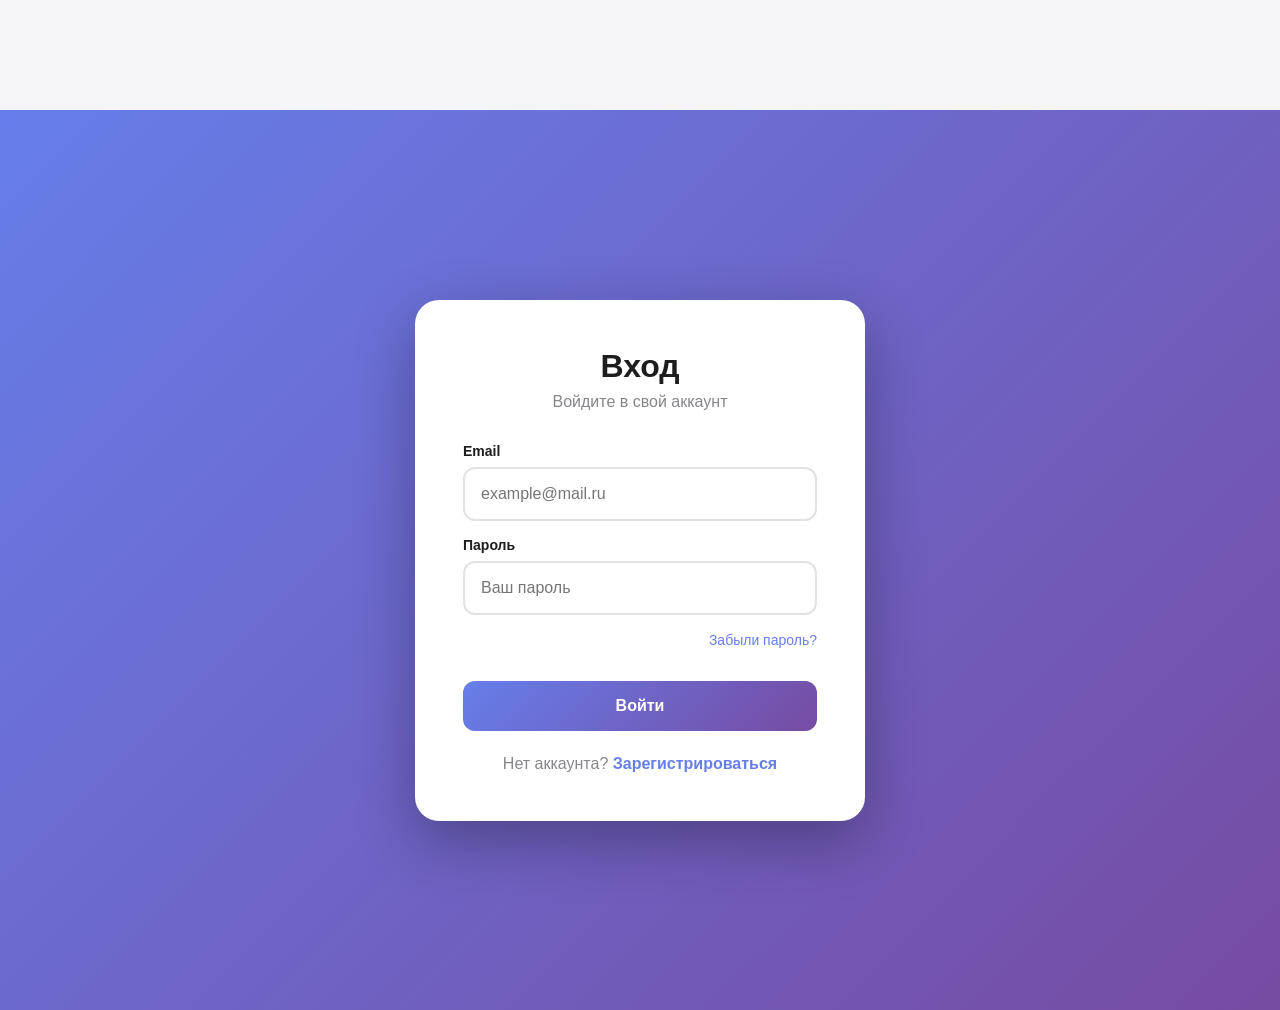
<file: login.html>
<!DOCTYPE html>
<html lang="ru">
<head>
    <meta charset="UTF-8">
    <meta name="viewport" content="width=device-width, initial-scale=1.0">
    <title>Вход </title>
    <link rel="stylesheet" href="style.css">
    <link rel="stylesheet" href="https://cdnjs.cloudflare.com/ajax/libs/font-awesome/6.4.0/css/all.min.css">
    <style>
        .auth-page {
            min-height: 100vh;
            display: flex;
            align-items: center;
            justify-content: center;
            background: linear-gradient(135deg, #667eea 0%, #764ba2 100%);
            padding: 2rem;
        }
        .auth-box {
            background: white;
            border-radius: 1.5rem;
            padding: 3rem;
            width: 100%;
            max-width: 450px;
            box-shadow: 0 20px 60px rgba(0,0,0,0.3);
        }
        .auth-title {
            font-size: 2rem;
            font-weight: 700;
            text-align: center;
            margin-bottom: 0.5rem;
            color: #1d1d1f;
        }
        .auth-subtitle {
            text-align: center;
            color: #86868b;
            margin-bottom: 2rem;
        }
        .auth-form {
            display: flex;
            flex-direction: column;
            gap: 1rem;
        }
        .form-group {
            display: flex;
            flex-direction: column;
            gap: 0.5rem;
        }
        .form-group label {
            font-weight: 600;
            color: #1d1d1f;
            font-size: 0.875rem;
        }
        .form-group input {
            padding: 1rem;
            border: 2px solid #e1e1e6;
            border-radius: 0.75rem;
            font-size: 1rem;
            transition: border-color 0.3s;
        }
        .form-group input:focus {
            outline: none;
            border-color: #667eea;
        }
        .auth-btn {
            background: linear-gradient(135deg, #667eea 0%, #764ba2 100%);
            color: white;
            border: none;
            padding: 1rem;
            border-radius: 0.75rem;
            font-size: 1rem;
            font-weight: 600;
            cursor: pointer;
            transition: transform 0.3s;
            margin-top: 1rem;
        }
        .auth-btn:hover {
            transform: translateY(-2px);
        }
        .auth-btn:disabled {
            opacity: 0.6;
            cursor: not-allowed;
        }
        .auth-link {
            text-align: center;
            margin-top: 1.5rem;
            color: #86868b;
        }
        .auth-link a {
            color: #667eea;
            text-decoration: none;
            font-weight: 600;
        }
        .auth-error {
            background: #f8d7da;
            color: #721c24;
            padding: 1rem;
            border-radius: 0.5rem;
            margin-bottom: 1rem;
            display: none;
        }
        .forgot-password {
            text-align: right;
            margin-top: 0.5rem;
        }
        .forgot-password a {
            color: #667eea;
            text-decoration: none;
            font-size: 0.875rem;
        }
    </style>
</head>
<body>
    <div class="auth-page">
        <div class="auth-box">
            <h1 class="auth-title">Вход</h1>
            <p class="auth-subtitle">Войдите в свой аккаунт</p>
            
            <div class="auth-error" id="errorBox"></div>
            
            <form class="auth-form" id="loginForm">
                <div class="form-group">
                    <label>Email</label>
                    <input type="email" name="email" required placeholder="example@mail.ru">
                </div>
                <div class="form-group">
                    <label>Пароль</label>
                    <input type="password" name="password" required placeholder="Ваш пароль">
                    <div class="forgot-password">
                        <a href="#">Забыли пароль?</a>
                    </div>
                </div>
                <button type="submit" class="auth-btn" id="submitBtn">Войти</button>
            </form>
            
            <p class="auth-link">
                Нет аккаунта? <a href="register.html">Зарегистрироваться</a>
            </p>
        </div>
    </div>
    
    <script>
        document.getElementById('loginForm').addEventListener('submit', async function(e) {
            e.preventDefault();
            
            const btn = document.getElementById('submitBtn');
            const errorBox = document.getElementById('errorBox');
            
            btn.disabled = true;
            btn.textContent = 'Вход...';
            errorBox.style.display = 'none';
            
            const formData = new FormData(this);
            
            try {
                const response = await fetch('api/auth.php?action=login', {
                    method: 'POST',
                    body: formData
                });
                
                const result = await response.json();
                
                if (result.success) {
                    btn.textContent = 'Успешно!';
                    setTimeout(() => {
                        window.location.href = 'cabinet.html';
                    }, 1000);
                } else {
                    errorBox.textContent = result.error;
                    errorBox.style.display = 'block';
                    btn.disabled = false;
                    btn.textContent = 'Войти';
                }
            } catch (error) {
                errorBox.textContent = 'Ошибка соединения. Попробуйте позже.';
                errorBox.style.display = 'block';
                btn.disabled = false;
                btn.textContent = 'Войти';
            }
        });
    </script>
</body>
</html>
</file>
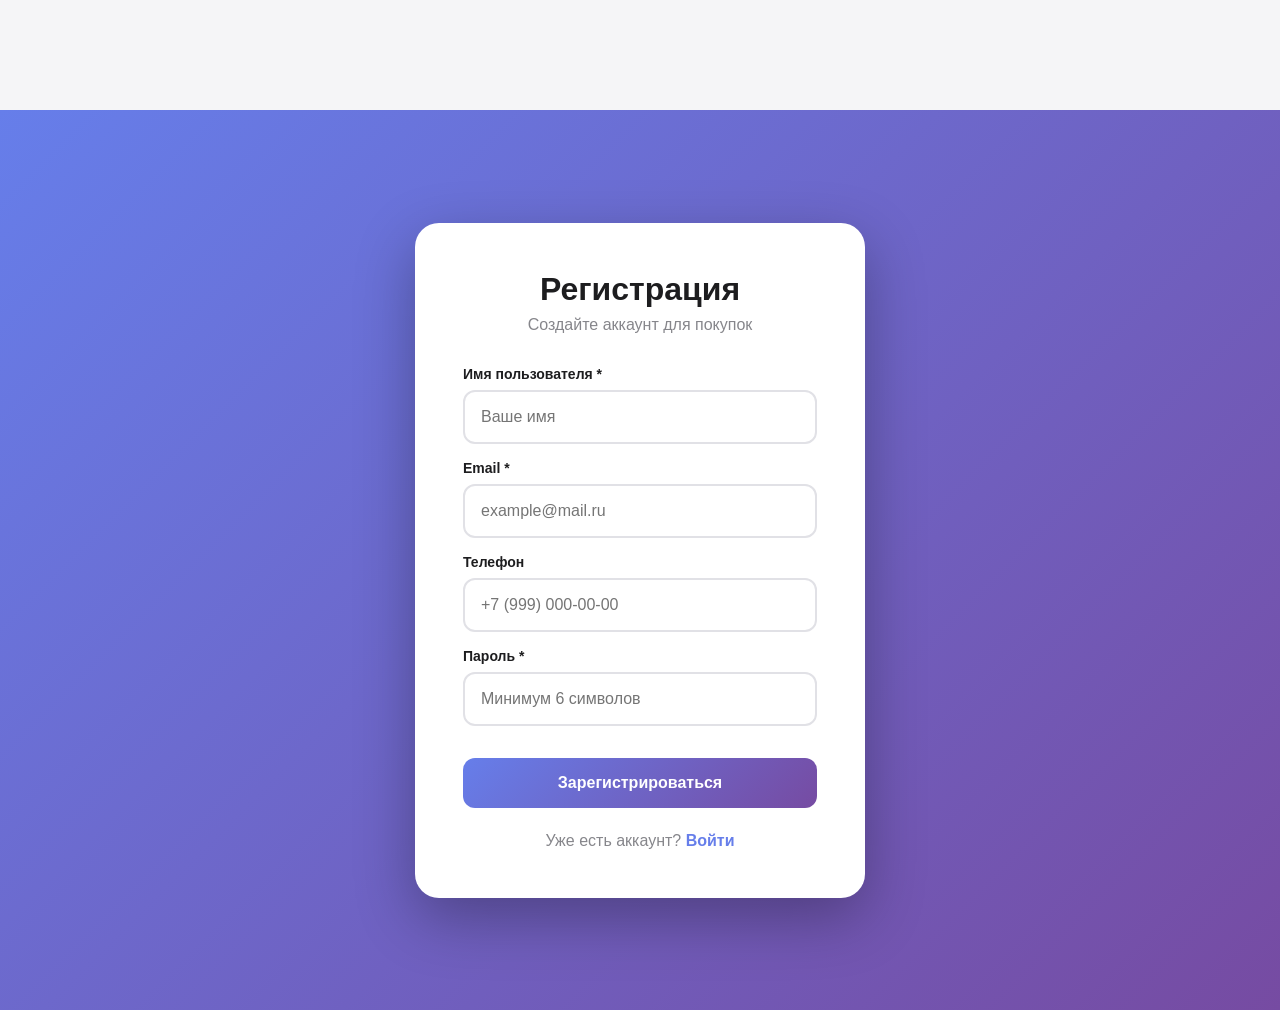
<file: register.html>
<!DOCTYPE html>
<html lang="ru">
<head>
    <meta charset="UTF-8">
    <meta name="viewport" content="width=device-width, initial-scale=1.0">
    <title>Регистрация - iCITY</title>
    <link rel="stylesheet" href="style.css">
    <link rel="stylesheet" href="https://cdnjs.cloudflare.com/ajax/libs/font-awesome/6.4.0/css/all.min.css">
    <style>
        .auth-page {
            min-height: 100vh;
            display: flex;
            align-items: center;
            justify-content: center;
            background: linear-gradient(135deg, #667eea 0%, #764ba2 100%);
            padding: 2rem;
        }
        .auth-box {
            background: white;
            border-radius: 1.5rem;
            padding: 3rem;
            width: 100%;
            max-width: 450px;
            box-shadow: 0 20px 60px rgba(0,0,0,0.3);
        }
        .auth-title {
            font-size: 2rem;
            font-weight: 700;
            text-align: center;
            margin-bottom: 0.5rem;
            color: #1d1d1f;
        }
        .auth-subtitle {
            text-align: center;
            color: #86868b;
            margin-bottom: 2rem;
        }
        .auth-form {
            display: flex;
            flex-direction: column;
            gap: 1rem;
        }
        .form-group {
            display: flex;
            flex-direction: column;
            gap: 0.5rem;
        }
        .form-group label {
            font-weight: 600;
            color: #1d1d1f;
            font-size: 0.875rem;
        }
        .form-group input {
            padding: 1rem;
            border: 2px solid #e1e1e6;
            border-radius: 0.75rem;
            font-size: 1rem;
            transition: border-color 0.3s;
        }
        .form-group input:focus {
            outline: none;
            border-color: #667eea;
        }
        .auth-btn {
            background: linear-gradient(135deg, #667eea 0%, #764ba2 100%);
            color: white;
            border: none;
            padding: 1rem;
            border-radius: 0.75rem;
            font-size: 1rem;
            font-weight: 600;
            cursor: pointer;
            transition: transform 0.3s;
            margin-top: 1rem;
        }
        .auth-btn:hover {
            transform: translateY(-2px);
        }
        .auth-btn:disabled {
            opacity: 0.6;
            cursor: not-allowed;
        }
        .auth-link {
            text-align: center;
            margin-top: 1.5rem;
            color: #86868b;
        }
        .auth-link a {
            color: #667eea;
            text-decoration: none;
            font-weight: 600;
        }
        .auth-error {
            background: #f8d7da;
            color: #721c24;
            padding: 1rem;
            border-radius: 0.5rem;
            margin-bottom: 1rem;
            display: none;
        }
        .auth-success {
            background: #d4edda;
            color: #155724;
            padding: 1rem;
            border-radius: 0.5rem;
            margin-bottom: 1rem;
            display: none;
        }
    </style>
</head>
<body>
    <div class="auth-page">
        <div class="auth-box">
            <h1 class="auth-title">Регистрация</h1>
            <p class="auth-subtitle">Создайте аккаунт для покупок</p>
            
            <div class="auth-error" id="errorBox"></div>
            <div class="auth-success" id="successBox"></div>
            
            <form class="auth-form" id="registerForm">
                <div class="form-group">
                    <label>Имя пользователя *</label>
                    <input type="text" name="username" required placeholder="Ваше имя">
                </div>
                <div class="form-group">
                    <label>Email *</label>
                    <input type="email" name="email" required placeholder="example@mail.ru">
                </div>
                <div class="form-group">
                    <label>Телефон</label>
                    <input type="tel" name="phone" placeholder="+7 (999) 000-00-00">
                </div>
                <div class="form-group">
                    <label>Пароль *</label>
                    <input type="password" name="password" required placeholder="Минимум 6 символов" minlength="6">
                </div>
                <button type="submit" class="auth-btn" id="submitBtn">Зарегистрироваться</button>
            </form>
            
            <p class="auth-link">
                Уже есть аккаунт? <a href="login.html">Войти</a>
            </p>
        </div>
    </div>
    
    <script>
      document.getElementById('registerForm').addEventListener('submit', async function(e) {
    e.preventDefault();
    
    const btn = document.getElementById('submitBtn');
    const errorBox = document.getElementById('errorBox');
    const successBox = document.getElementById('successBox');
    
    btn.disabled = true;
    btn.textContent = 'Регистрация...';
    errorBox.style.display = 'none';
    successBox.style.display = 'none';
    
    const formData = new FormData(this);
    
    try {
        console.log('Отправка данных на api/auth.php?action=register');
        
        const response = await fetch('api/auth.php?action=register', {
            method: 'POST',
            body: formData
        });
        
        console.log('Статус ответа:', response.status);
        
        const text = await response.text();
        console.log('Ответ сервера:', text);
        
        const result = JSON.parse(text);
        
        if (result.success) {
            successBox.textContent = 'Регистрация успешна! Перенаправление...';
            successBox.style.display = 'block';
            setTimeout(() => {
                window.location.href = 'cabinet.html';
            }, 1500);
        } else {
            errorBox.textContent = result.error || 'Неизвестная ошибка';
            errorBox.style.display = 'block';
            btn.disabled = false;
            btn.textContent = 'Зарегистрироваться';
        }
    } catch (error) {
        console.error('Ошибка:', error);
        errorBox.textContent = 'Ошибка: ' + error.message + '. Откройте консоль (F12) для деталей.';
        errorBox.style.display = 'block';
        btn.disabled = false;
        btn.textContent = 'Зарегистрироваться';
    }
});
    </script>
</body>
</html>
</file>
<file: style.css>
* {
    margin: 0;
    padding: 0;
    box-sizing: border-box;
}

body {
    font-family: -apple-system, BlinkMacSystemFont, 'Segoe UI', Roboto, Oxygen, Ubuntu, Cantarell, sans-serif;
    background-color: #f5f5f7;
    color: #1d1d1f;
    padding-top: 6.875rem;
}

.header {
    background: white;
    position: fixed;
    top: 0;
    left: 0;
    right: 0;
    z-index: 1000;
    box-shadow: 0 2px 10px rgba(0,0,0,0.05);
}

.header-top {
    display: flex;
    align-items: center;
    justify-content: space-between;
    padding: 0.75rem 2.5rem;
    max-width: 87.5rem;
    margin: 0 auto;
}

.logo {
    font-size: 1.75rem;
    font-weight: 700;
    color: #1d1d1f;
    text-decoration: none;
    letter-spacing: -0.0625rem;
}

.catalog-btn {
    background: linear-gradient(135deg, #667eea 0%, #764ba2 100%);
    color: white;
    border: none;
    padding: 0.625rem 1.25rem;
    border-radius: 0.5rem;
    cursor: pointer;
    font-size: 0.875rem;
    font-weight: 600;
    display: flex;
    align-items: center;
    gap: 0.5rem;
    margin-left: 1.25rem;
}

.catalog-dropdown {
    position: absolute;
    top: calc(100% + 0.5rem);
    left: 18.125rem;
    background: white;
    border-radius: 0.75rem;
    box-shadow: 0 10px 40px rgba(0, 0, 0, 0.15);
    min-width: 20rem;
    max-width: 25rem;
    padding: 1.5rem;
    z-index: 1001;
    opacity: 0;
    visibility: hidden;
    transform: translateY(-0.625rem);
    transition: all 0.3s ease;
}

.catalog-dropdown.active {
    opacity: 1;
    visibility: visible;
    transform: translateY(0);
}

.catalog-title {
    font-size: 1.25rem;
    font-weight: 700;
    color: #1d1d1f;
    margin-bottom: 1.25rem;
    padding-bottom: 0.75rem;
    border-bottom: 2px solid #f0f0f0;
}

.catalog-list {
    list-style: none;
    padding: 0;
    margin: 0;
}

.catalog-list li {
    margin-bottom: 0.25rem;
}

.catalog-link {
    display: block;
    padding: 0.75rem 1rem;
    color: #1d1d1f;
    text-decoration: none;
    font-size: 0.9375rem;
    border-radius: 0.5rem;
    transition: all 0.2s;
    cursor: pointer;
}

.catalog-link:hover {
    background: linear-gradient(135deg, #667eea 0%, #764ba2 100%);
    color: white;
    transform: translateX(0.25rem);
}

@media (max-width: 48rem) {
    .catalog-dropdown {
        left: 1.25rem;
        right: 1.25rem;
        max-width: none;
        min-width: auto;
    }
}

.search-bar {
    flex: 1;
    max-width: 37.5rem;
    margin: 0 2.5rem;
    position: relative;
}

.search-bar input {
    width: 100%;
    padding: 0.625rem 2.8125rem 0.625rem 1rem;
    border: 2px solid #e1e1e6;
    border-radius: 0.5rem;
    font-size: 0.875rem;
    transition: border-color 0.3s;
}

.search-bar input:focus {
    outline: none;
    border-color: #667eea;
}

.search-btn {
    position: absolute;
    right: 0.75rem;
    top: 50%;
    transform: translateY(-50%);
    background: none;
    border: none;
    color: #667eea;
    cursor: pointer;
    font-size: 1rem;
}

.header-actions {
    display: flex;
    gap: 1.5rem;
    align-items: center;
}

.header-action {
    display: flex;
    flex-direction: column;
    align-items: center;
    gap: 0.25rem;
    cursor: pointer;
    color: #1d1d1f;
    text-decoration: none;
    font-size: 0.75rem;
}

.header-action i {
    font-size: 1.25rem;
}

.header-action:hover {
    color: #667eea;
}

.nav {
    border-top: 1px solid #f0f0f0;
    padding: 0 3.125rem;
    max-width: 87.5rem;
    margin: 0 auto;
}

.nav-list {
    display: flex;
    list-style: none;
    gap: 0.5rem;
    overflow-x: auto;
    padding: 0.75rem 0;
}

.nav-list li a {
    text-decoration: none;
    color: #1d1d1f;
    font-size: 0.8125rem;
    white-space: nowrap;
    padding: 0.375rem 1.125rem;
    border-radius: 0.375rem;
    transition: all 0.3s;
}

.nav-list li a:hover {
    background: #f5f5f7;
    color: #667eea;
}

.features {
    padding: 1.25rem 0;
    background: #f5f5f7;
    position: relative;
    overflow: hidden;
}

.features-wrapper {
    max-width: 87.5rem;
    margin: 0 auto;
    position: relative;
    overflow: hidden;
}

.features-wrapper::before,
.features-wrapper::after {
    content: '';
    position: absolute;
    top: 0;
    width: 7.5rem;
    height: 100%;
    z-index: 2;
    pointer-events: none;
}

.features-wrapper::before {
    left: 0;
    background: linear-gradient(to right, #f5f5f7 0%, rgba(245,245,247,0.8) 40%, transparent 100%);
}

.features-wrapper::after {
    right: 0;
    background: linear-gradient(to left, #f5f5f7 0%, rgba(245,245,247,0.8) 40%, transparent 100%);
}

.features-list {
    display: flex;
    gap: 1rem;
    width: max-content;
    animation: scroll-left 25s linear infinite;
}

.features-list:hover {
    animation-play-state: paused;
}

.feature-item {
    display: flex;
    align-items: center;
    gap: 0.5rem;
    padding: 0.75rem 1.5rem;
    background: white;
    border-radius: 1.875rem;
    font-size: 0.875rem;
    font-weight: 500;
    box-shadow: 0 2px 12px rgba(0,0,0,0.06);
    white-space: nowrap;
    transition: all 0.3s;
    flex-shrink: 0;
}

.feature-item:hover {
    transform: translateY(-0.125rem);
    box-shadow: 0 4px 16px rgba(0,0,0,0.12);
}

.feature-item i {
    color: #667eea;
    font-size: 1rem;
}

@keyframes scroll-left {
    0% {
        transform: translateX(0);
    }
    100% {
        transform: translateX(-50%);
    }
}

@media (max-width: 48rem) {
    .features-wrapper::before,
    .features-wrapper::after {
        width: 3.75rem;
    }
    
    .features-list {
        animation: scroll-left 18s linear infinite;
    }
    
    .feature-item {
        padding: 0.625rem 1.125rem;
        font-size: 0.8125rem;
    }
    
    .feature-item i {
        font-size: 0.875rem;
    }
}

.bestsellers {
    padding: 3.75rem 0;
    background: white;
}

.container {
    max-width: 87.5rem;
    margin: 0 auto;
    padding: 0 2.5rem;
}

.section-title {
    font-size: 2rem;
    font-weight: 700;
    margin-bottom: 2rem;
    color: #1d1d1f;
}

.products-grid {
    display: grid;
    grid-template-columns: repeat(5, 1fr);
    gap: 1.25rem;
}

.product-card {
    background: white;
    border-radius: 1rem;
    padding: 1.25rem;
    position: relative;
    transition: all 0.3s ease;
    border: 1px solid #f0f0f0;
    cursor: pointer;
}

.product-card:hover {
    box-shadow: 0 12px 40px rgba(0, 0, 0, 0.12);
    transform: translateY(-0.25rem);
}

.product-badge {
    position: absolute;
    top: 1rem;
    left: 1rem;
    background: linear-gradient(135deg, #667eea 0%, #764ba2 100%);
    color: white;
    padding: 0.375rem 0.75rem;
    border-radius: 0.375rem;
    font-size: 0.75rem;
    font-weight: 600;
    z-index: 2;
}

.product-badge.sale {
    background: linear-gradient(135deg, #f093fb 0%, #f5576c 100%);
}

.product-badge.new {
    background: linear-gradient(135deg, #4facfe 0%, #00f2fe 100%);
}

.product-badge.hit {
    background: linear-gradient(135deg, #fa709a 0%, #fee140 100%);
}

.product-favorite {
    position: absolute;
    top: 1rem;
    right: 1rem;
    background: white;
    border: none;
    width: 2.25rem;
    height: 2.25rem;
    border-radius: 50%;
    cursor: pointer;
    display: flex;
    align-items: center;
    justify-content: center;
    box-shadow: 0 2px 8px rgba(0, 0, 0, 0.1);
    transition: all 0.3s;
    z-index: 2;
}

.product-favorite:hover {
    background: #f5f5f7;
    transform: scale(1.1);
}

.product-favorite.active {
    color: #f5576c;
}

.product-favorite.active i {
    font-weight: 900;
}

.product-image {
    height: 12.5rem;
    display: flex;
    align-items: center;
    justify-content: center;
    margin-bottom: 1rem;
    background: #fafafa;
    border-radius: 0.75rem;
    overflow: hidden;
}

.product-image img {
    max-width: 100%;
    max-height: 100%;
    object-fit: contain;
    transition: transform 0.3s;
}

.product-card:hover .product-image img {
    transform: scale(1.05);
}

.product-info {
    display: flex;
    flex-direction: column;
    gap: 0.5rem;
}

.product-price {
    display: flex;
    align-items: baseline;
    gap: 0.75rem;
}

.price-current {
    font-size: 1.125rem;
    font-weight: 700;
    color: #1d1d1f;
}

.price-old {
    font-size: 0.8125rem;
    color: #86868b;
    text-decoration: line-through;
}

.product-name {
    font-size: 0.8125rem;
    font-weight: 600;
    color: #1d1d1f;
    line-height: 1.4;
    margin: 0;
    display: -webkit-box;
    -webkit-line-clamp: 2;
    -webkit-box-orient: vertical;
    overflow: hidden;
}

.product-rating {
    display: flex;
    align-items: center;
    gap: 0.25rem;
    color: #ffc107;
    font-size: 0.75rem;
}

.rating-count {
    color: #86868b;
    margin-left: 0.25rem;
}

.product-cart-btn {
    width: 100%;
    background: linear-gradient(135deg, #667eea 0%, #764ba2 100%);
    color: white;
    border: none;
    padding: 0.625rem 1rem;
    border-radius: 0.5rem;
    font-size: 0.8125rem;
    font-weight: 600;
    cursor: pointer;
    display: flex;
    align-items: center;
    justify-content: center;
    gap: 0.5rem;
    transition: all 0.3s;
    margin-top: 0.5rem;
}

.product-cart-btn:hover {
    transform: translateY(-0.125rem);
    box-shadow: 0 8px 20px rgba(102, 126, 234, 0.4);
}

.product-cart-btn:active {
    transform: translateY(0);
}

.main-banners {
    padding: 0 2.5rem;
    max-width: 87.5rem;
    margin: 1.25rem auto;
    display: grid;
    grid-template-columns: 1fr 1fr;
    gap: 1.25rem;
}

.banner {
    background: linear-gradient(135deg, #667eea 0%, #764ba2 100%);
    border-radius: 1.25rem;
    padding: 2.5rem;
    color: white;
    position: relative;
    overflow: hidden;
    min-height: 20rem;
    display: flex;
    flex-direction: column;
    justify-content: center;
}

.banner-content {
    position: relative;
    z-index: 2;
    max-width: 55%;
}

.banner h2 {
    font-size: 1.75rem;
    margin-bottom: 1.5rem;
    font-weight: 700;
    line-height: 1.3;
}

.banner p {
    font-size: 1rem;
    margin-bottom: 0.75rem;
    opacity: 0.95;
}

.banner-btn {
    display: inline-flex;
    align-items: center;
    gap: 0.5rem;
    background: white;
    color: #667eea;
    padding: 0.75rem 1.5rem;
    border-radius: 0.5rem;
    text-decoration: none;
    font-weight: 600;
    width: fit-content;
    transition: transform 0.3s;
}

.banner-btn:hover {
    transform: translateY(-0.125rem);
}

.banner-image {
    position: absolute;
    right: 2.5rem;
    top: 70%;
    transform: translateY(-50%);
    width: 20rem;
    height: 20.5rem;
    z-index: 1;
    display: flex;
    align-items: center;
    justify-content: center;
}

.banner-image img {
    max-width: 100%;
    max-height: 100%;
    object-fit: contain;
    filter: drop-shadow(0 10px 30px rgba(0, 0, 0, 0.2));
}

.categories {
    padding: 2.5rem;
    max-width: 87.5rem;
    margin: 0 auto;
}

.categories-grid {
    display: grid;
    grid-template-columns: repeat(4, 1fr);
    gap: 1rem;
}

.category-card {
    background: white;
    border-radius: 1rem;
    padding: 2rem 1.5rem;
    text-align: center;
    cursor: pointer;
    transition: all 0.3s;
    box-shadow: 0 2px 12px rgba(0,0,0,0.06);
}

.category-card:hover {
    transform: translateY(-0.25rem);
    box-shadow: 0 8px 24px rgba(0,0,0,0.12);
}

.category-icon {
    width: 5rem;
    height: 5rem;
    margin: 0 auto 1rem;
    display: flex;
    align-items: center;
    justify-content: center;
}

.category-icon img {
    max-width: 100%;
    max-height: 100%;
    object-fit: contain;
    transition: transform 0.3s;
}

.category-card:hover .category-icon img {
    transform: scale(1.1);
}

.category-name {
    font-size: 0.875rem;
    font-weight: 600;
    color: #1d1d1f;
}

.bottom-banners {
    padding: 2.5rem;
    max-width: 87.5rem;
    margin: 0 auto;
    display: grid;
    grid-template-columns: 1fr 1fr;
    gap: 1.25rem;
}

.bottom-banner {
    border-radius: 1.25rem;
    padding: 2.5rem;
    position: relative;
    overflow: hidden;
    min-height: 15rem;
    display: flex;
    align-items: center;
}

.bottom-banner.left {
    background: linear-gradient(135deg, #f5f7fa 0%, #e4e8ec 100%);
}

.bottom-banner.right {
    background: linear-gradient(135deg, #667eea 0%, #764ba2 100%);
    color: white;
}

.bottom-banner-content {
    flex: 1;
    z-index: 1;
    max-width: 55%;
}

.bottom-banner h3 {
    font-size: 1.5rem;
    margin-bottom: 0.75rem;
    font-weight: 700;
}

.bottom-banner p {
    font-size: 0.875rem;
    margin-bottom: 1rem;
    opacity: 0.9;
    line-height: 1.5;
}

.banner-image-right {
    position: absolute;
    right: 2.5rem;
    top: 70%;
    transform: translateY(-50%);
    width: 15rem;
    height: 16.5rem;
    display: flex;
    align-items: center;
    justify-content: center;
    z-index: 0;
}

.banner-image-right img {
    max-width: 100%;
    max-height: 110%;
    object-fit: contain;
    filter: drop-shadow(0 8px 20px rgba(0, 0, 0, 0.15));
}

.bottom-banner.right .banner-image-right img {
    filter: drop-shadow(0 8px 20px rgba(0, 0, 0, 0.25));
}

.features-section {
    padding: 2.5rem 2.5rem 3.75rem;
    margin: 0 2.5rem;
}

.features-banner {
    background: linear-gradient(135deg, #5a4fcf 0%, #a777e3 100%);
    border-radius: 1.5rem;
    padding: 2.5rem;
    color: white;
    position: relative;
    overflow: hidden;
}

.features-banner::before {
    content: '';
    position: absolute;
    top: 0;
    right: 0;
    width: 50%;
    height: 100%;
    background: linear-gradient(135deg, transparent 0%, rgba(255,255,255,0.1) 100%);
    pointer-events: none;
}

.features-header {
    margin-bottom: 2rem;
}

.features-top {
    display: flex;
    align-items: center;
    gap: 1.25rem;
    margin-bottom: 1.5rem;
}

.features-logo {
    font-size: 2.625rem;
    font-weight: 700;
    letter-spacing: -0.0625rem;
    display: flex;
    align-items: center;
    gap: 0.5rem;
}

.features-subtitle {
    font-size: 0.9375rem;
    opacity: 0.9;
    max-width: 31.25rem;
    line-height: 1.5;
}

.features-title {
    font-size: 1.625rem;
    font-weight: 600;
    margin: 0;
}

.features-cards-wrapper {
    display: flex;
    align-items: stretch;
    gap: 1.25rem;
    position: relative;
}

.features-cards {
    display: grid;
    grid-template-columns: repeat(3, 1fr);
    gap: 1.25rem;
    flex: 1;
}

.feature-card {
    background: white;
    border-radius: 1rem;
    padding: 1.75rem 1.5rem;
    color: #1d1d1f;
    transition: transform 0.3s;
    display: flex;
    flex-direction: column;
    gap: 1rem;
}

.feature-card:hover {
    transform: translateY(-0.25rem);
}

.feature-card-icon {
    width: 3rem;
    height: 3rem;
    background: linear-gradient(135deg, #fff4e5 0%, #ffe8cc 100%);
    border-radius: 0.75rem;
    display: flex;
    align-items: center;
    justify-content: center;
}

.feature-card-icon i {
    font-size: 1.5rem;
    color: #ff9500;
}

.feature-card h3 {
    font-size: 1rem;
    font-weight: 600;
    color: #1d1d1f;
    line-height: 1.4;
    margin: 0;
}

.feature-card p {
    font-size: 0.8125rem;
    line-height: 1.6;
    color: #86868b;
    margin: 0;
    flex: 1;
}

.features-nav:hover {
    transform: scale(1.1);
    box-shadow: 0 6px 16px rgba(0, 0, 0, 0.2);
}

.features-nav-next {
    margin-left: auto;
}

@media (max-width: 75rem) {
    .features-cards {
        grid-template-columns: repeat(2, 1fr);
    }
}

@media (max-width: 48rem) {
    .features-section {
        padding: 1.25rem 1.25rem 2.5rem;
        margin: 0 1.25rem;
    }
    
    .features-banner {
        padding: 1.75rem 1.5rem;
        border-radius: 1.25rem;
    }
    
    .features-top {
        flex-direction: column;
        align-items: flex-start;
        gap: 0.75rem;
    }
    
    .features-logo {
        font-size: 2rem;
    }
    
    .features-title {
        font-size: 1.25rem;
    }
    
    .features-cards {
        grid-template-columns: 1fr;
    }
    
    .features-nav {
        display: none;
    }
}

.articles-section {
    padding: 2.5rem 0 3.75rem;
}

.section-header {
    display: flex;
    justify-content: space-between;
    align-items: center;
    margin-bottom: 2rem;
}

.section-title {
    font-size: 1.75rem;
    font-weight: 700;
    color: #1d1d1f;
}

.all-articles {
    color: #667eea;
    text-decoration: none;
    font-size: 0.875rem;
    font-weight: 600;
    display: flex;
    align-items: center;
    gap: 0.375rem;
    transition: gap 0.3s;
}

.all-articles:hover {
    gap: 0.625rem;
}

.articles-grid {
    display: grid;
    grid-template-columns: repeat(4, 1fr);
    gap: 1.25rem;
}

.article-card {
    background: white;
    border-radius: 1rem;
    overflow: hidden;
    box-shadow: 0 2px 12px rgba(0, 0, 0, 0.06);
    transition: all 0.3s;
    cursor: pointer;
}

.article-card:hover {
    box-shadow: 0 8px 24px rgba(0, 0, 0, 0.12);
    transform: translateY(-0.25rem);
}

.article-image {
    height: 11.25rem;
    background: linear-gradient(135deg, #f5f7fa 0%, #e4e8ec 100%);
    display: flex;
    align-items: center;
    justify-content: center;
    overflow: hidden;
}

.article-image img {
    width: 100%;
    height: 100%;
    object-fit: cover;
    transition: transform 0.3s;
}

.article-card:hover .article-image img {
    transform: scale(1.05);
}

.article-content {
    padding: 1.25rem;
}

.article-content h3 {
    font-size: 0.875rem;
    font-weight: 600;
    line-height: 1.5;
    color: #1d1d1f;
    margin-bottom: 0.75rem;
    display: -webkit-box;
    -webkit-line-clamp: 2;
    -webkit-box-orient: vertical;
    overflow: hidden;
}

.article-date {
    font-size: 0.75rem;
    color: #86868b;
}

.callback-section {
    padding: 2.5rem 2.5rem 5rem;
}

.callback-box {
    background: #2d2d2f;
    border-radius: 1.5rem;
    padding: 3.125rem 2.5rem;
    text-align: center;
    max-width: 62.5rem;
    margin: 0 auto;
}

.callback-title {
    font-size: 2rem;
    font-weight: 700;
    color: white;
    margin-bottom: 0.75rem;
    text-align: center;
}

.callback-text {
    font-size: 0.9375rem;
    color: #a1a1a6;
    margin-bottom: 2rem;
    max-width: 37.5rem;
    margin-left: auto;
    margin-right: auto;
    line-height: 1.5;
}

.callback-form {
    display: flex;
    gap: 1rem;
    justify-content: center;
    max-width: 32.5rem;
    margin: 0 auto 1.25rem;
}

.callback-input {
    flex: 1;
    padding: 1rem 1.5rem;
    border: none;
    background: white;
    border-radius: 1.875rem;
    font-size: 0.9375rem;
    outline: none;
    transition: all 0.3s;
    box-shadow: 0 2px 8px rgba(0, 0, 0, 0.04);
}

.callback-input:focus {
    box-shadow: 0 4px 12px rgba(0, 0, 0, 0.08);
}

.callback-input::placeholder {
    color: #86868b;
}

.callback-btn {
    padding: 1rem 2.5rem;
    background: linear-gradient(135deg, #667eea 0%, #764ba2 100%);
    color: white;
    border: none;
    border-radius: 1.875rem;
    font-size: 0.9375rem;
    font-weight: 600;
    cursor: pointer;
    transition: all 0.3s;
    white-space: nowrap;
    box-shadow: 0 4px 12px rgba(102, 126, 234, 0.3);
}

.callback-btn:hover {
    transform: translateY(-0.125rem);
    box-shadow: 0 6px 20px rgba(102, 126, 234, 0.4);
}

.callback-btn:active {
    transform: translateY(0);
}

.callback-disclaimer {
    font-size: 0.75rem;
    color: #86868b;
    line-height: 1.6;
    max-width: 37.5rem;
    margin: 0 auto;
}

.callback-disclaimer a {
    color: #667eea;
    text-decoration: none;
}

.callback-disclaimer a:hover {
    text-decoration: underline;
}

@media (max-width: 64rem) {
    .features-cards {
        grid-template-columns: 1fr;
    }
    
    .articles-grid {
        grid-template-columns: repeat(2, 1fr);
    }
}

@media (max-width: 48rem) {
    .features-logo {
        font-size: 2.25rem;
    }
    
    .features-title {
        font-size: 1.375rem;
    }
    
    .section-header {
        flex-direction: column;
        align-items: flex-start;
        gap: 1rem;
    }
    
    .articles-grid {
        grid-template-columns: 1fr;
    }
    
    .callback-form {
        flex-direction: column;
    }
    
    .callback-box {
        padding: 2rem 1.5rem;
    }
    
    .callback-title {
        font-size: 1.5rem;
    }
}

.footer {
    background: #1d1d1f;
    color: #f5f5f7;
    margin-top: 5rem;
}

.footer-top {
    padding: 3.75rem 0 2.5rem;
}

.footer-grid {
    display: grid;
    grid-template-columns: 1.5fr 1fr 1.5fr 1fr 1.2fr;
    gap: 2.5rem;
}

.footer-brand {
    display: flex;
    flex-direction: column;
    gap: 1.25rem;
}

.footer-logo {
    font-size: 2rem;
    font-weight: 700;
    color: white;
    letter-spacing: -0.0625rem;
}

.footer-desc {
    font-size: 0.875rem;
    line-height: 1.6;
    color: #86868b;
    max-width: 17.5rem;
}

.footer-social {
    display: flex;
    gap: 0.75rem;
}

.social-link {
    width: 2.5rem;
    height: 2.5rem;
    border-radius: 50%;
    background: #2d2d2f;
    display: flex;
    align-items: center;
    justify-content: center;
    color: #f5f5f7;
    transition: all 0.3s;
}

.social-link:hover {
    background: #667eea;
    transform: translateY(-0.1875rem);
}

.footer-column h4 {
    font-size: 0.875rem;
    font-weight: 600;
    color: white;
    margin-bottom: 1.25rem;
}

.footer-links {
    list-style: none;
    padding: 0;
    margin: 0;
}

.footer-links li {
    margin-bottom: 0.75rem;
}

.footer-links a {
    color: #86868b;
    text-decoration: none;
    font-size: 0.8125rem;
    line-height: 1.5;
    transition: color 0.3s;
    display: block;
}

.footer-links a:hover {
    color: #f5f5f7;
}

.footer-contact {
    display: flex;
    flex-direction: column;
    gap: 1rem;
}

.contact-address {
    font-size: 0.8125rem;
    line-height: 1.6;
    color: #86868b;
    display: flex;
    gap: 0.5rem;
}

.contact-address i {
    color: #667eea;
    margin-top: 0.1875rem;
}

.contact-phone {
    font-size: 0.8125rem;
    color: #86868b;
    display: flex;
    align-items: center;
    gap: 0.5rem;
}

.contact-phone i {
    color: #667eea;
}

.contact-phone a {
    color: #f5f5f7;
    text-decoration: none;
    font-weight: 600;
    transition: color 0.3s;
}

.contact-phone a:hover {
    color: #667eea;
}

.footer-bottom {
    border-top: 1px solid #2d2d2f;
    padding: 1.875rem 0;
    margin-top: 2.5rem;
}

.footer-bottom-content {
    display: flex;
    flex-direction: column;
    gap: 0.75rem;
}

.copyright {
    font-size: 0.8125rem;
    color: #86868b;
}

.footer-disclaimer {
    font-size: 0.75rem;
    color: #555;
    line-height: 1.6;
    max-width: 56.25rem;
}

@media (max-width: 75rem) {
    .footer-grid {
        grid-template-columns: repeat(3, 1fr);
    }
    
    .footer-brand {
        grid-column: 1 / -1;
    }
}

@media (max-width: 48rem) {
    .footer-top {
        padding: 2.5rem 0 1.25rem;
    }
    
    .footer-grid {
        grid-template-columns: 1fr;
        gap: 1.875rem;
    }
    
    .footer-brand {
        grid-column: 1;
    }
    
    .footer-desc {
        max-width: 100%;
    }
    
    .footer-bottom {
        padding: 1.25rem 0;
    }
    
    .footer-disclaimer {
        font-size: 0.6875rem;
    }
}

@media (max-width: 75rem) {
    .products-grid {
        grid-template-columns: repeat(3, 1fr);
    }
}

@media (max-width: 64rem) {
    .main-banners {
        grid-template-columns: 1fr;
        padding: 0 1rem;
        gap: 1rem;
        margin: 1rem auto;
    }
    
    .banner {
        min-height: 12rem;
        padding: 1.5rem;
        border-radius: 1rem;
    }
    
    .banner-content {
        max-width: 100%;
        position: relative;
        z-index: 2;
    }
    
    .banner p {
        font-size: 0.875rem;
        margin-bottom: 0.5rem;
        opacity: 0.9;
    }
    
    .banner h2 {
        font-size: 1.25rem;
        margin-bottom: 1rem;
        line-height: 1.3;
        max-width: 60%;
    }
    
    .banner-btn {
        padding: 0.625rem 1.25rem;
        font-size: 0.875rem;
    }
    
    .banner-image {
        position: absolute;
        right: 0;
        top: 50%;
        transform: translateY(-50%);
        width: 45%;
        height: auto;
        min-height: 10rem;
    }
    
    .banner-image img {
        filter: drop-shadow(0 4px 12px rgba(0, 0, 0, 0.2));
    }
}

@media (max-width: 30rem) {
    .banner {
        min-height: 10rem;
        padding: 1.25rem;
    }
    
    .banner h2 {
        font-size: 1.125rem;
        max-width: 100%;
    }
    
    .banner p {
        font-size: 0.8125rem;
    }
    
    .banner-image {
        width: 40%;
        min-height: 8rem;
    }
@media (max-width: 64rem) {
    .categories {
        padding: 1rem;
        margin: 0 auto 1rem;
    }
    
    .categories-grid {
        grid-template-columns: repeat(4, 1fr);
        gap: 0.75rem;
        overflow-x: auto;
        padding-bottom: 0.5rem;
    }
    
    .category-card {
        padding: 1rem 0.75rem;
        min-width: 5.5rem;
    }
    
    .category-icon {
        width: 3rem;
        height: 3rem;
        margin-bottom: 0.5rem;
    }
    
    .category-name {
        font-size: 0.75rem;
    }
}
@media (max-width: 64rem) {
    .bottom-banners {
        grid-template-columns: 1fr;
        padding: 1rem;
        gap: 1rem;
        margin: 0 auto 1rem;
    }
    
    .bottom-banner {
        min-height: 10rem;
        padding: 1.5rem;
        border-radius: 1rem;
        flex-direction: column;
        align-items: flex-start;
    }
    
    .bottom-banner-content {
        max-width: 100%;
        position: relative;
        z-index: 2;
    }
    
    .bottom-banner p {
        font-size: 0.8125rem;
        margin-bottom: 0.5rem;
    }
    
    .bottom-banner h3 {
        font-size: 1.125rem;
        margin-bottom: 0.75rem;
    }
    
    .banner-image-right {
        position: absolute;
        right: 1rem;
        top: 1rem;
        transform: none;
        width: 6rem;
        height: 6rem;
        z-index: 1;
    }
    
    .bottom-banner.right .banner-btn {
        padding: 0.625rem 1.25rem;
        font-size: 0.875rem;
    }
}

@media (max-width: 30rem) {
    .bottom-banner {
        min-height: 9rem;
        padding: 1.25rem;
    }
    
    .bottom-banner h3 {
        font-size: 1rem;
    }
    
    .bottom-banner p {
        font-size: 0.75rem;
    }
    
    .banner-image-right {
        width: 5rem;
        height: 5rem;
        right: 0.75rem;
        top: 0.75rem;
    }
}

@media (max-width: 75rem) {
    .products-grid {
        grid-template-columns: repeat(3, 1fr);
        gap: 1rem;
    }
}

@media (max-width: 64rem) {
    .bestsellers {
        padding: 2rem 0;
    }
    
    .products-grid {
        grid-template-columns: repeat(3, 1fr);
        gap: 0.75rem;
    }
    
    .product-card {
        padding: 1rem;
        border-radius: 0.75rem;
    }
    
    .product-image {
        height: 10rem;
        margin-bottom: 0.75rem;
    }
    
    .product-price {
        gap: 0.5rem;
    }
    
    .price-current {
        font-size: 1rem;
    }
    
    .price-old {
        font-size: 0.75rem;
    }
    
    .product-name {
        font-size: 0.75rem;
        line-height: 1.3;
    }
    
    .product-rating {
        font-size: 0.6875rem;
    }
    
    .product-cart-btn {
        padding: 0.5rem 0.75rem;
        font-size: 0.75rem;
        gap: 0.375rem;
    }
    
    .product-badge {
        padding: 0.25rem 0.5rem;
        font-size: 0.6875rem;
        top: 0.75rem;
        left: 0.75rem;
    }
    
    .product-favorite {
        width: 2rem;
        height: 2rem;
        top: 0.75rem;
        right: 0.75rem;
    }
}

@media (max-width: 48rem) {
    .bestsellers {
        padding: 1.5rem 0;
    }
    
    .container {
        padding: 0 1rem;
    }
    
    .section-title {
        font-size: 1.5rem;
        margin-bottom: 1.25rem;
        text-align: center;
    }
    
    .products-grid {
        grid-template-columns: repeat(2, 1fr);
        gap: 0.625rem;
    }
    
    .product-card {
        padding: 0.875rem;
    }
    
    .product-image {
        height: 8rem;
        margin-bottom: 0.625rem;
    }
    
    .price-current {
        font-size: 0.9375rem;
    }
    
    .price-old {
        font-size: 0.6875rem;
    }
    
    .product-name {
        font-size: 0.75rem;
        -webkit-line-clamp: 2;
    }
    
    .product-rating {
        font-size: 0.6875rem;
        gap: 0.1875rem;
    }
    
    .product-cart-btn {
        padding: 0.5rem;
        font-size: 0.75rem;
    }
}

@media (max-width: 30rem) {
    .products-grid {
        grid-template-columns: 1fr;
        gap: 0.75rem;
    }
    
    .product-card {
        padding: 1rem;
        display: grid;
        grid-template-columns: 6rem 1fr;
        gap: 1rem;
        align-items: center;
    }
    
    .product-image {
        height: 6rem;
        margin-bottom: 0;
        grid-row: 1 / -1;
    }
    
    .product-info {
        gap: 0.375rem;
    }
    
    .product-price {
        flex-direction: column;
        align-items: flex-start;
        gap: 0.25rem;
    }
    
    .price-current {
        font-size: 1.125rem;
    }
    
    .price-old {
        font-size: 0.8125rem;
    }
    
    .product-name {
        font-size: 0.875rem;
        -webkit-line-clamp: 1;
    }
    
    .product-rating {
        font-size: 0.75rem;
    }
    
    .product-cart-btn {
        padding: 0.625rem;
        font-size: 0.8125rem;
        margin-top: 0.375rem;
    }
    
    .product-badge {
        top: 1rem;
        left: calc(4.2rem + 1rem);
    }
    
    .product-favorite {
        top: 1rem;
        right: 1rem;
    }
}
}
</file>
